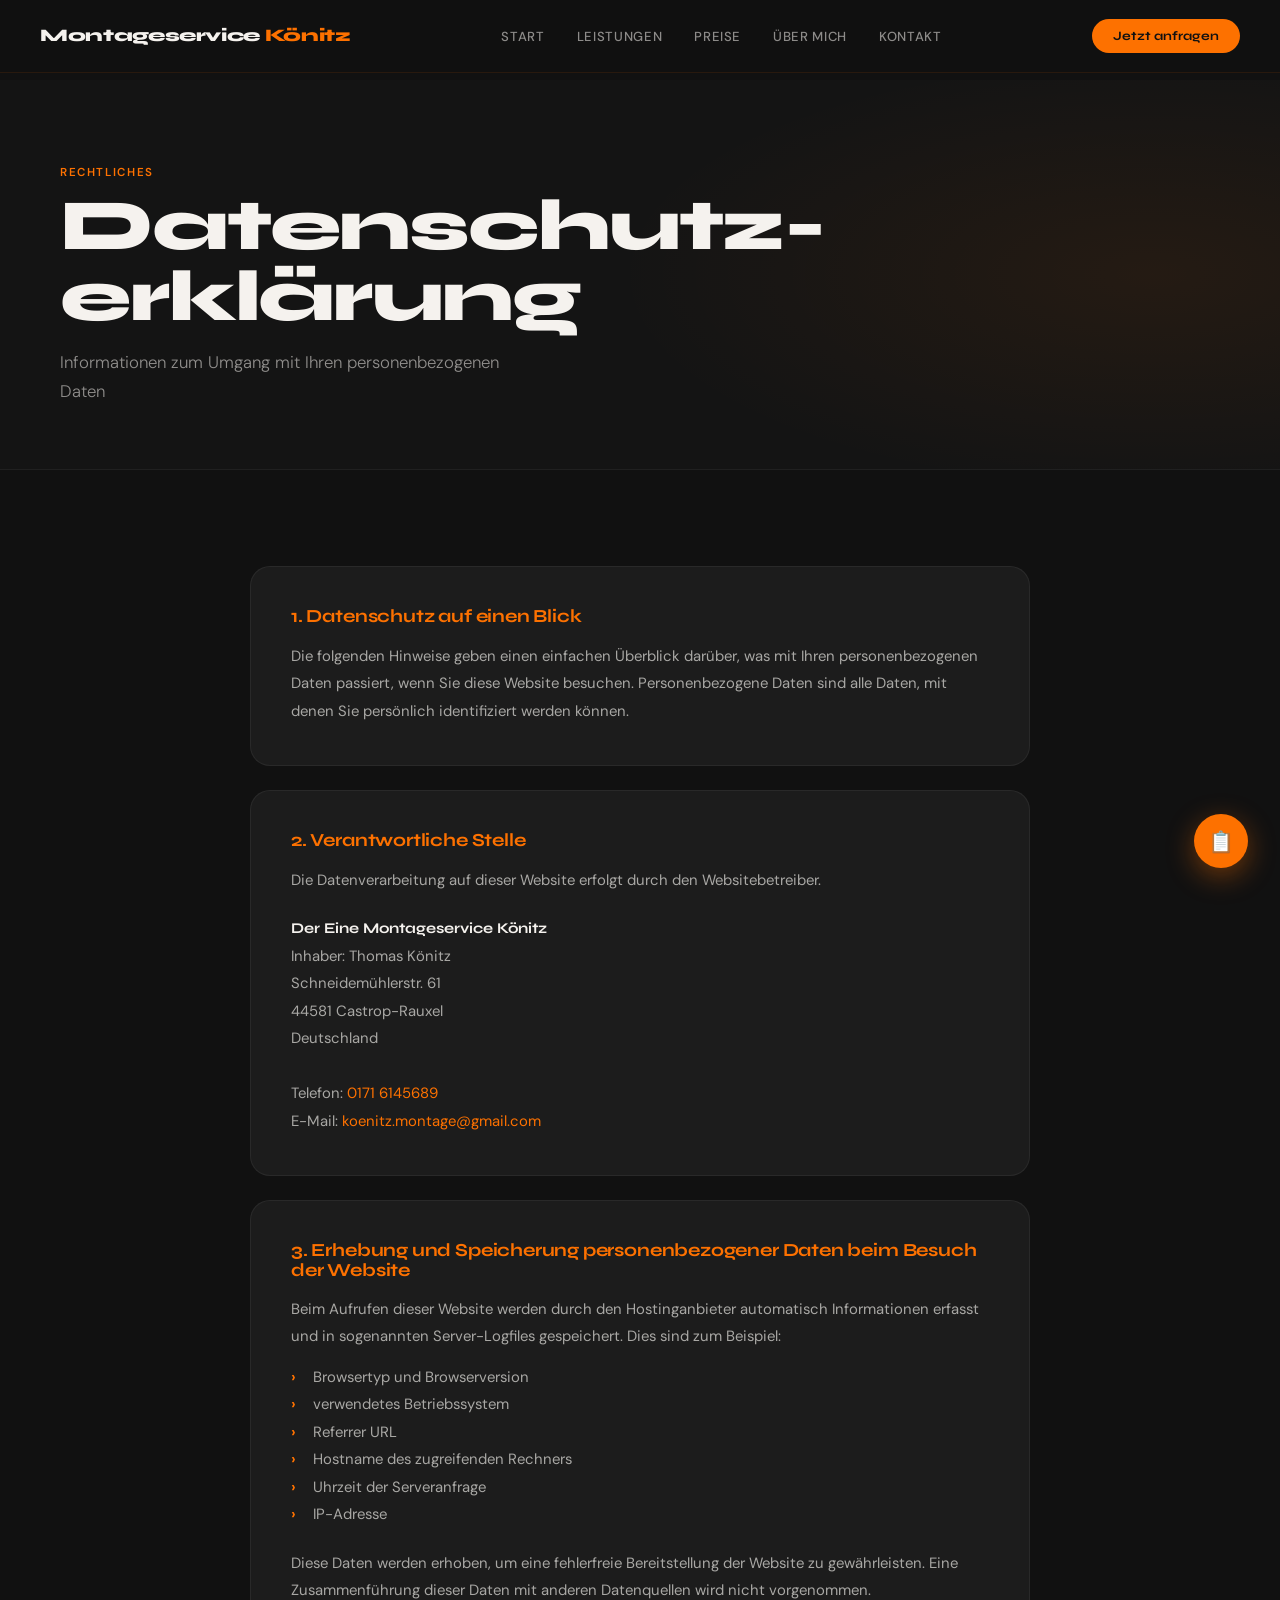
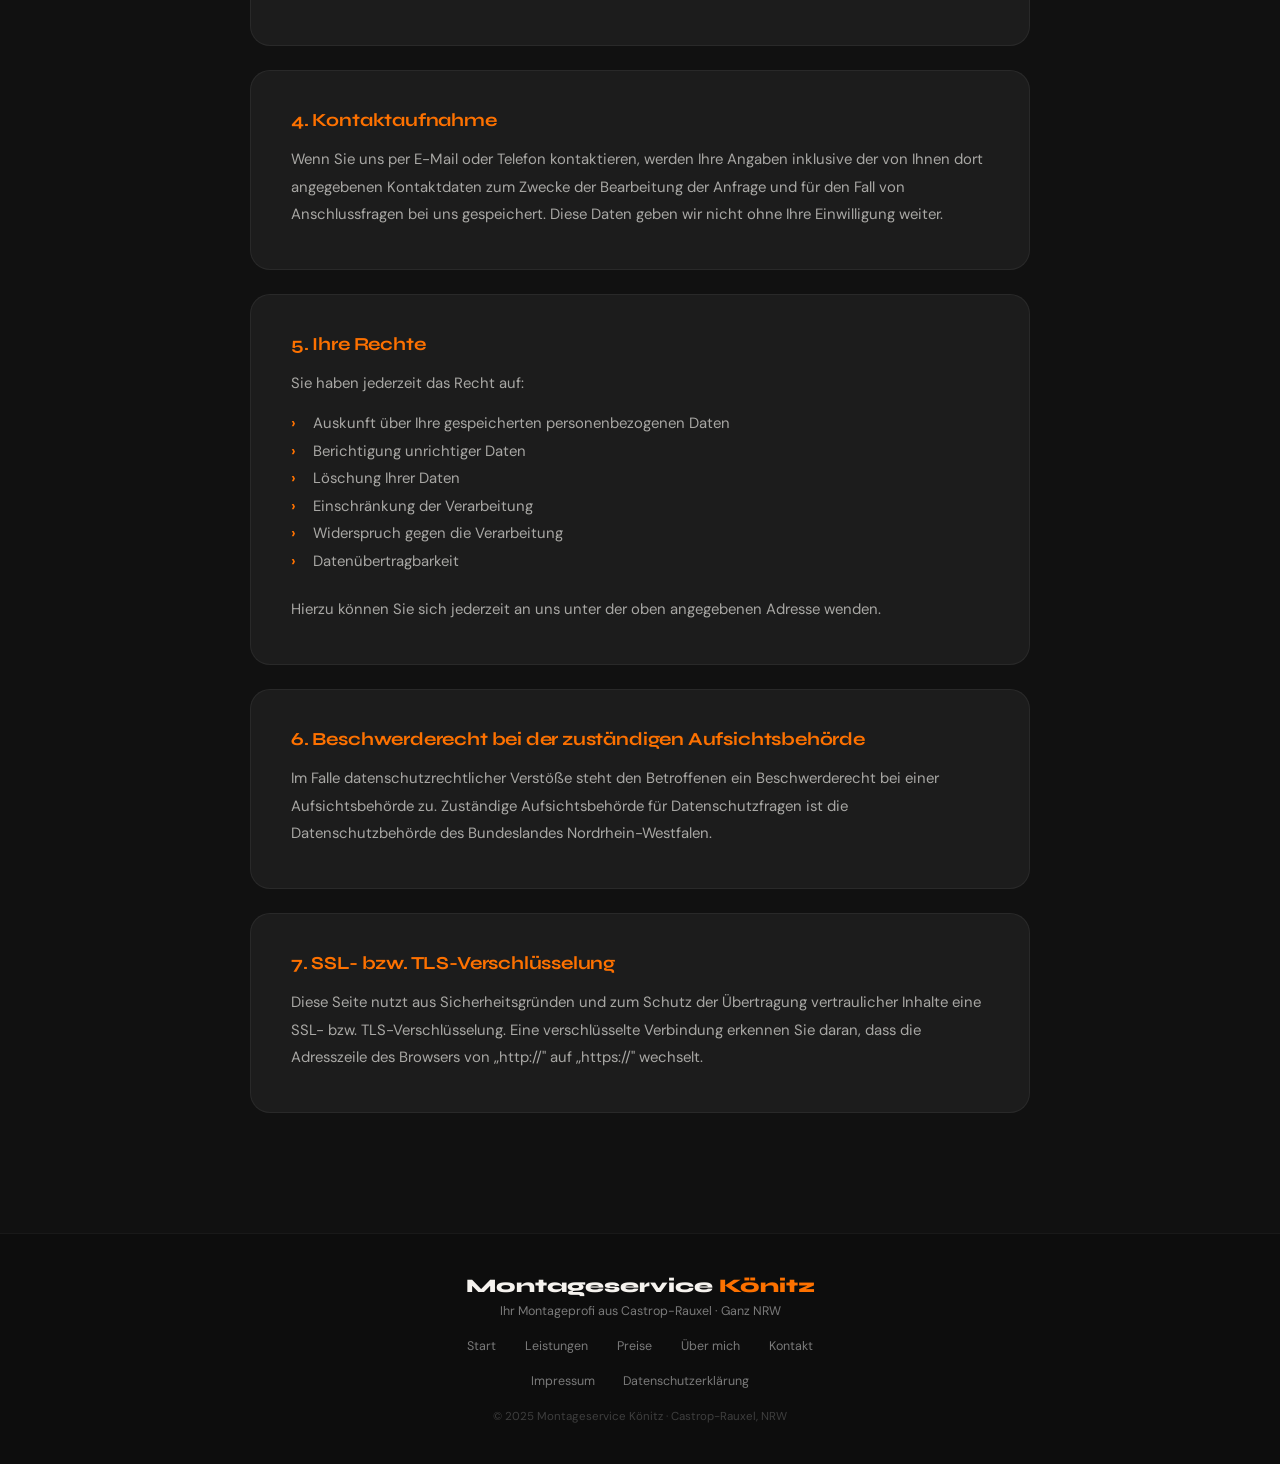
<file: datenschutz.html>
<!DOCTYPE html>
<html lang="de">
<head>
  <meta charset="UTF-8"/>
  <meta name="viewport" content="width=device-width,initial-scale=1.0"/>
  <title>Datenschutzerklärung – Montageservice Könitz | DSGVO</title>
  <meta name="description" content="Datenschutzerklärung von Montageservice Könitz – Thomas Könitz, Castrop-Rauxel. Informationen zum Umgang mit Ihren personenbezogenen Daten gemäß DSGVO."/>
  <meta name="robots" content="noindex, follow"/>
  <link rel="canonical" href="https://montageservice-koenitz.de/datenschutz.html"/>
  <link rel="stylesheet" href="style.css"/>
  <style>
    .legal-section { background: var(--black); }
    .legal-card {
      background: var(--card);
      border: 1px solid rgba(255,255,255,0.06);
      border-radius: 20px;
      padding: 2.5rem;
      margin-bottom: 1.5rem;
    }
    .legal-card h2 {
      font-family: 'Syne', sans-serif;
      font-size: 1.15rem;
      font-weight: 700;
      color: var(--accent);
      margin-bottom: 1rem;
      letter-spacing: -0.01em;
    }
    .legal-card p,
    .legal-card address {
      font-size: 0.93rem;
      color: rgba(245,242,238,0.65);
      line-height: 1.85;
      font-style: normal;
    }
    .legal-card a {
      color: var(--accent);
      text-decoration: none;
    }
    .legal-card a:hover { text-decoration: underline; }
    .legal-card ul {
      list-style: none;
      padding: 0;
      margin-top: 0.8rem;
    }
    .legal-card ul li {
      font-size: 0.93rem;
      color: rgba(245,242,238,0.65);
      line-height: 1.85;
      padding-left: 1.4rem;
      position: relative;
    }
    .legal-card ul li::before {
      content: '›';
      position: absolute;
      left: 0;
      color: var(--accent);
      font-weight: 700;
    }
  </style>
</head>
<body>

<nav id="navbar">
  <a href="index.html" class="nav-logo">Montageservice <span>Könitz</span></a>
  <ul class="nav-links" id="navLinks">
    <li><a href="index.html">Start</a></li>
    <li><a href="leistungen.html">Leistungen</a></li>
    <li><a href="preise.html">Preise</a></li>
    <li><a href="ueber.html">Über mich</a></li>
    <li><a href="kontakt.html">Kontakt</a></li>
  </ul>
  <a href="kontakt.html" class="nav-cta">Jetzt anfragen</a>
  <div class="hamburger" onclick="toggleMenu()"><span></span><span></span><span></span></div>
</nav>

<div class="page">

  <div class="page-hero">
    <div class="page-hero-bg"></div>
    <div class="page-hero-inner">
      <span class="section-tag">Rechtliches</span>
      <h1>Datenschutz&shy;erklärung</h1>
      <p>Informationen zum Umgang mit Ihren personenbezogenen Daten</p>
    </div>
  </div>

  <section class="legal-section">
    <div class="section-inner" style="max-width: 780px;">

      <div class="legal-card reveal">
        <h2>1. Datenschutz auf einen Blick</h2>
        <p>Die folgenden Hinweise geben einen einfachen Überblick darüber, was mit Ihren personenbezogenen Daten passiert, wenn Sie diese Website besuchen. Personenbezogene Daten sind alle Daten, mit denen Sie persönlich identifiziert werden können.</p>
      </div>

      <div class="legal-card reveal">
        <h2>2. Verantwortliche Stelle</h2>
        <p>Die Datenverarbeitung auf dieser Website erfolgt durch den Websitebetreiber.</p>
        <br/>
        <address>
          <strong style="color: var(--white); font-family: 'Syne', sans-serif;">Der Eine Montageservice Könitz</strong><br/>
          Inhaber: Thomas Könitz<br/>
          Schneidemühlerstr. 61<br/>
          44581 Castrop-Rauxel<br/>
          Deutschland<br/>
          <br/>
          Telefon: <a href="tel:01716145689">0171 6145689</a><br/>
          E-Mail: <a href="mailto:koenitz.montage@gmail.com">koenitz.montage@gmail.com</a>
        </address>
      </div>

      <div class="legal-card reveal">
        <h2>3. Erhebung und Speicherung personenbezogener Daten beim Besuch der Website</h2>
        <p>Beim Aufrufen dieser Website werden durch den Hostinganbieter automatisch Informationen erfasst und in sogenannten Server-Logfiles gespeichert. Dies sind zum Beispiel:</p>
        <ul>
          <li>Browsertyp und Browserversion</li>
          <li>verwendetes Betriebssystem</li>
          <li>Referrer URL</li>
          <li>Hostname des zugreifenden Rechners</li>
          <li>Uhrzeit der Serveranfrage</li>
          <li>IP-Adresse</li>
        </ul>
        <br/>
        <p>Diese Daten werden erhoben, um eine fehlerfreie Bereitstellung der Website zu gewährleisten. Eine Zusammenführung dieser Daten mit anderen Datenquellen wird nicht vorgenommen.</p>
      </div>

      <div class="legal-card reveal">
        <h2>4. Kontaktaufnahme</h2>
        <p>Wenn Sie uns per E-Mail oder Telefon kontaktieren, werden Ihre Angaben inklusive der von Ihnen dort angegebenen Kontaktdaten zum Zwecke der Bearbeitung der Anfrage und für den Fall von Anschlussfragen bei uns gespeichert. Diese Daten geben wir nicht ohne Ihre Einwilligung weiter.</p>
      </div>

      <div class="legal-card reveal">
        <h2>5. Ihre Rechte</h2>
        <p>Sie haben jederzeit das Recht auf:</p>
        <ul>
          <li>Auskunft über Ihre gespeicherten personenbezogenen Daten</li>
          <li>Berichtigung unrichtiger Daten</li>
          <li>Löschung Ihrer Daten</li>
          <li>Einschränkung der Verarbeitung</li>
          <li>Widerspruch gegen die Verarbeitung</li>
          <li>Datenübertragbarkeit</li>
        </ul>
        <br/>
        <p>Hierzu können Sie sich jederzeit an uns unter der oben angegebenen Adresse wenden.</p>
      </div>

      <div class="legal-card reveal">
        <h2>6. Beschwerderecht bei der zuständigen Aufsichtsbehörde</h2>
        <p>Im Falle datenschutzrechtlicher Verstöße steht den Betroffenen ein Beschwerderecht bei einer Aufsichtsbehörde zu. Zuständige Aufsichtsbehörde für Datenschutzfragen ist die Datenschutzbehörde des Bundeslandes Nordrhein-Westfalen.</p>
      </div>

      <div class="legal-card reveal">
        <h2>7. SSL- bzw. TLS-Verschlüsselung</h2>
        <p>Diese Seite nutzt aus Sicherheitsgründen und zum Schutz der Übertragung vertraulicher Inhalte eine SSL- bzw. TLS-Verschlüsselung. Eine verschlüsselte Verbindung erkennen Sie daran, dass die Adresszeile des Browsers von „http://" auf „https://" wechselt.</p>
      </div>

    </div>
  </section>

</div>

<footer>
  <div class="footer-inner">
    <div class="footer-logo">Montageservice <span>Könitz</span></div>
    <div class="footer-sub">Ihr Montageprofi aus Castrop-Rauxel · Ganz NRW</div>
    <div class="footer-links">
      <a href="index.html">Start</a>
      <a href="leistungen.html">Leistungen</a>
      <a href="preise.html">Preise</a>
      <a href="ueber.html">Über mich</a>
      <a href="kontakt.html">Kontakt</a>
    </div>
    <div class="footer-links" style="margin-top: 0.5rem;">
      <a href="impressum.html">Impressum</a>
      <a href="datenschutz.html">Datenschutzerklärung</a>
    </div>
    <div class="footer-copy">© 2025 Montageservice Könitz · Castrop-Rauxel, NRW</div>
  </div>
</footer>

<a href="kontakt.html" class="fab" title="Anfragen">📋</a>
<script src="main.js"></script>
</body>
</html>
</file>
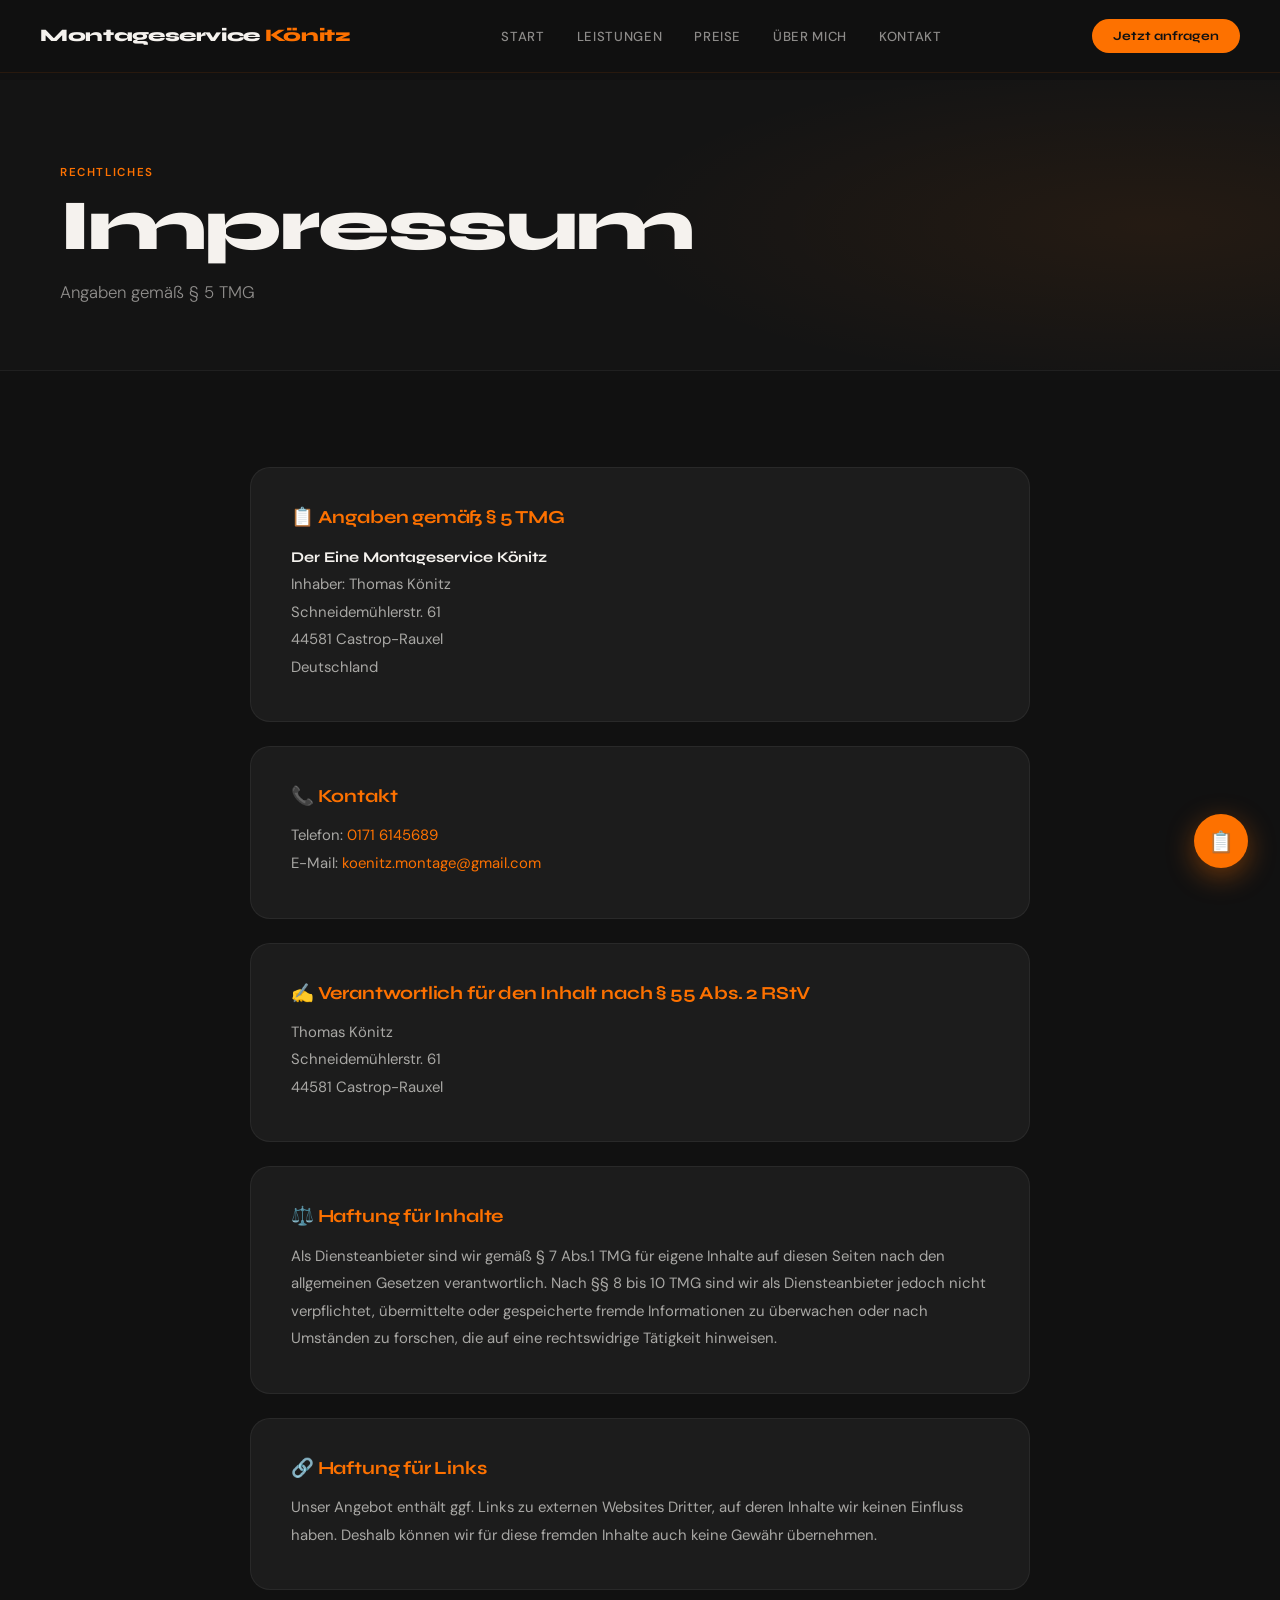
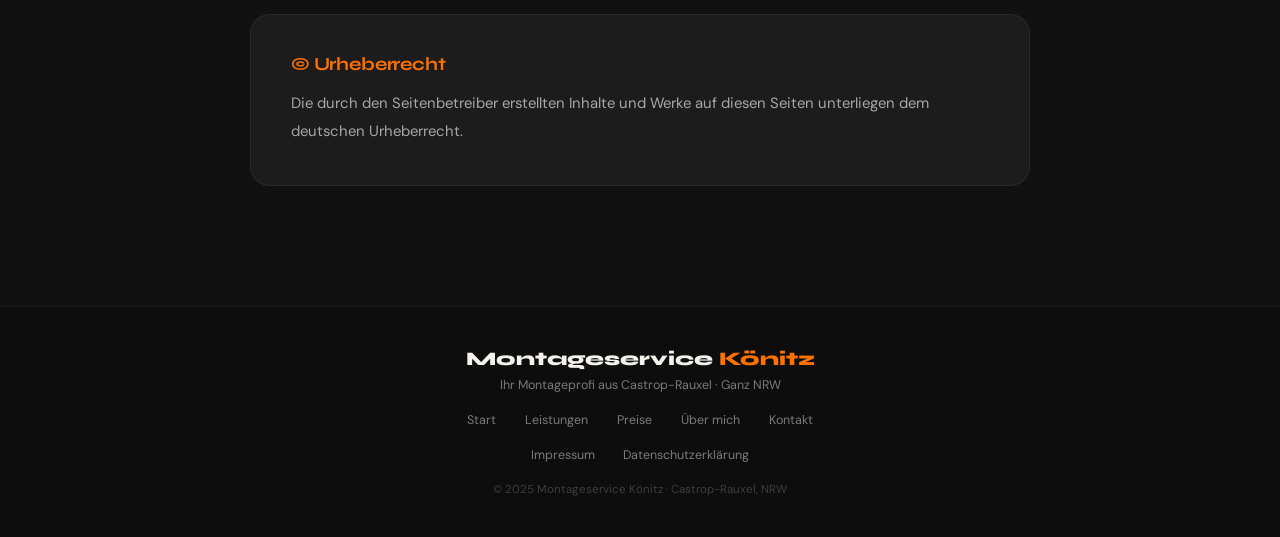
<file: impressum.html>
<!DOCTYPE html>
<html lang="de">
<head>
  <meta charset="UTF-8"/>
  <meta name="viewport" content="width=device-width,initial-scale=1.0"/>
  <title>Impressum – Montageservice Könitz | Angaben gemäß § 5 TMG</title>
  <meta name="description" content="Impressum von Montageservice Könitz – Thomas Könitz, Schneidemühlerstr. 61, 44581 Castrop-Rauxel. Angaben gemäß § 5 TMG."/>
  <meta name="robots" content="noindex, follow"/>
  <link rel="canonical" href="https://montageservice-koenitz.de/impressum.html"/>
  <link rel="stylesheet" href="style.css"/>
  <style>
    .legal-section { background: var(--black); }
    .legal-card {
      background: var(--card);
      border: 1px solid rgba(255,255,255,0.06);
      border-radius: 20px;
      padding: 2.5rem;
      margin-bottom: 1.5rem;
    }
    .legal-card h2 {
      font-family: 'Syne', sans-serif;
      font-size: 1.15rem;
      font-weight: 700;
      color: var(--accent);
      margin-bottom: 1rem;
      letter-spacing: -0.01em;
    }
    .legal-card p,
    .legal-card address {
      font-size: 0.93rem;
      color: rgba(245,242,238,0.65);
      line-height: 1.85;
      font-style: normal;
    }
    .legal-card a {
      color: var(--accent);
      text-decoration: none;
    }
    .legal-card a:hover { text-decoration: underline; }
    .legal-card .steuernummer {
      font-family: 'Syne', sans-serif;
      font-size: 1rem;
      font-weight: 700;
      color: var(--white);
      letter-spacing: 0.05em;
    }
  </style>
</head>
<body>

<nav id="navbar">
  <a href="index.html" class="nav-logo">Montageservice <span>Könitz</span></a>
  <ul class="nav-links" id="navLinks">
    <li><a href="index.html">Start</a></li>
    <li><a href="leistungen.html">Leistungen</a></li>
    <li><a href="preise.html">Preise</a></li>
    <li><a href="ueber.html">Über mich</a></li>
    <li><a href="kontakt.html">Kontakt</a></li>
  </ul>
  <a href="kontakt.html" class="nav-cta">Jetzt anfragen</a>
  <div class="hamburger" onclick="toggleMenu()"><span></span><span></span><span></span></div>
</nav>

<div class="page">

  <div class="page-hero">
    <div class="page-hero-bg"></div>
    <div class="page-hero-inner">
      <span class="section-tag">Rechtliches</span>
      <h1>Impressum</h1>
      <p>Angaben gemäß § 5 TMG</p>
    </div>
  </div>

  <section class="legal-section">
    <div class="section-inner" style="max-width: 780px;">

      <div class="legal-card reveal">
        <h2>📋 Angaben gemäß § 5 TMG</h2>
        <address>
          <strong style="color: var(--white); font-family: 'Syne', sans-serif;">Der Eine Montageservice Könitz</strong><br/>
          Inhaber: Thomas Könitz<br/>
          Schneidemühlerstr. 61<br/>
          44581 Castrop-Rauxel<br/>
          Deutschland
        </address>
      </div>

      <div class="legal-card reveal">
        <h2>📞 Kontakt</h2>
        <p>
          Telefon: <a href="tel:01716145689">0171 6145689</a><br/>
          E-Mail: <a href="mailto:koenitz.montage@gmail.com">koenitz.montage@gmail.com</a>
        </p>
      </div>

      <div class="legal-card reveal">
        <h2>✍️ Verantwortlich für den Inhalt nach § 55 Abs. 2 RStV</h2>
        <address>
          Thomas Könitz<br/>
          Schneidemühlerstr. 61<br/>
          44581 Castrop-Rauxel
        </address>
      </div>

      <div class="legal-card reveal">
        <h2>⚖️ Haftung für Inhalte</h2>
        <p>Als Diensteanbieter sind wir gemäß § 7 Abs.1 TMG für eigene Inhalte auf diesen Seiten nach den allgemeinen Gesetzen verantwortlich. Nach §§ 8 bis 10 TMG sind wir als Diensteanbieter jedoch nicht verpflichtet, übermittelte oder gespeicherte fremde Informationen zu überwachen oder nach Umständen zu forschen, die auf eine rechtswidrige Tätigkeit hinweisen.</p>
      </div>

      <div class="legal-card reveal">
        <h2>🔗 Haftung für Links</h2>
        <p>Unser Angebot enthält ggf. Links zu externen Websites Dritter, auf deren Inhalte wir keinen Einfluss haben. Deshalb können wir für diese fremden Inhalte auch keine Gewähr übernehmen.</p>
      </div>

      <div class="legal-card reveal">
        <h2>©️ Urheberrecht</h2>
        <p>Die durch den Seitenbetreiber erstellten Inhalte und Werke auf diesen Seiten unterliegen dem deutschen Urheberrecht.</p>
      </div>

    </div>
  </section>

</div>

<footer>
  <div class="footer-inner">
    <div class="footer-logo">Montageservice <span>Könitz</span></div>
    <div class="footer-sub">Ihr Montageprofi aus Castrop-Rauxel · Ganz NRW</div>
    <div class="footer-links">
      <a href="index.html">Start</a>
      <a href="leistungen.html">Leistungen</a>
      <a href="preise.html">Preise</a>
      <a href="ueber.html">Über mich</a>
      <a href="kontakt.html">Kontakt</a>
    </div>
    <div class="footer-links" style="margin-top: 0.5rem;">
      <a href="impressum.html">Impressum</a>
      <a href="datenschutz.html">Datenschutzerklärung</a>
    </div>
    <div class="footer-copy">© 2025 Montageservice Könitz · Castrop-Rauxel, NRW</div>
  </div>
</footer>

<a href="kontakt.html" class="fab" title="Anfragen">📋</a>
<script src="main.js"></script>
</body>
</html>
</file>
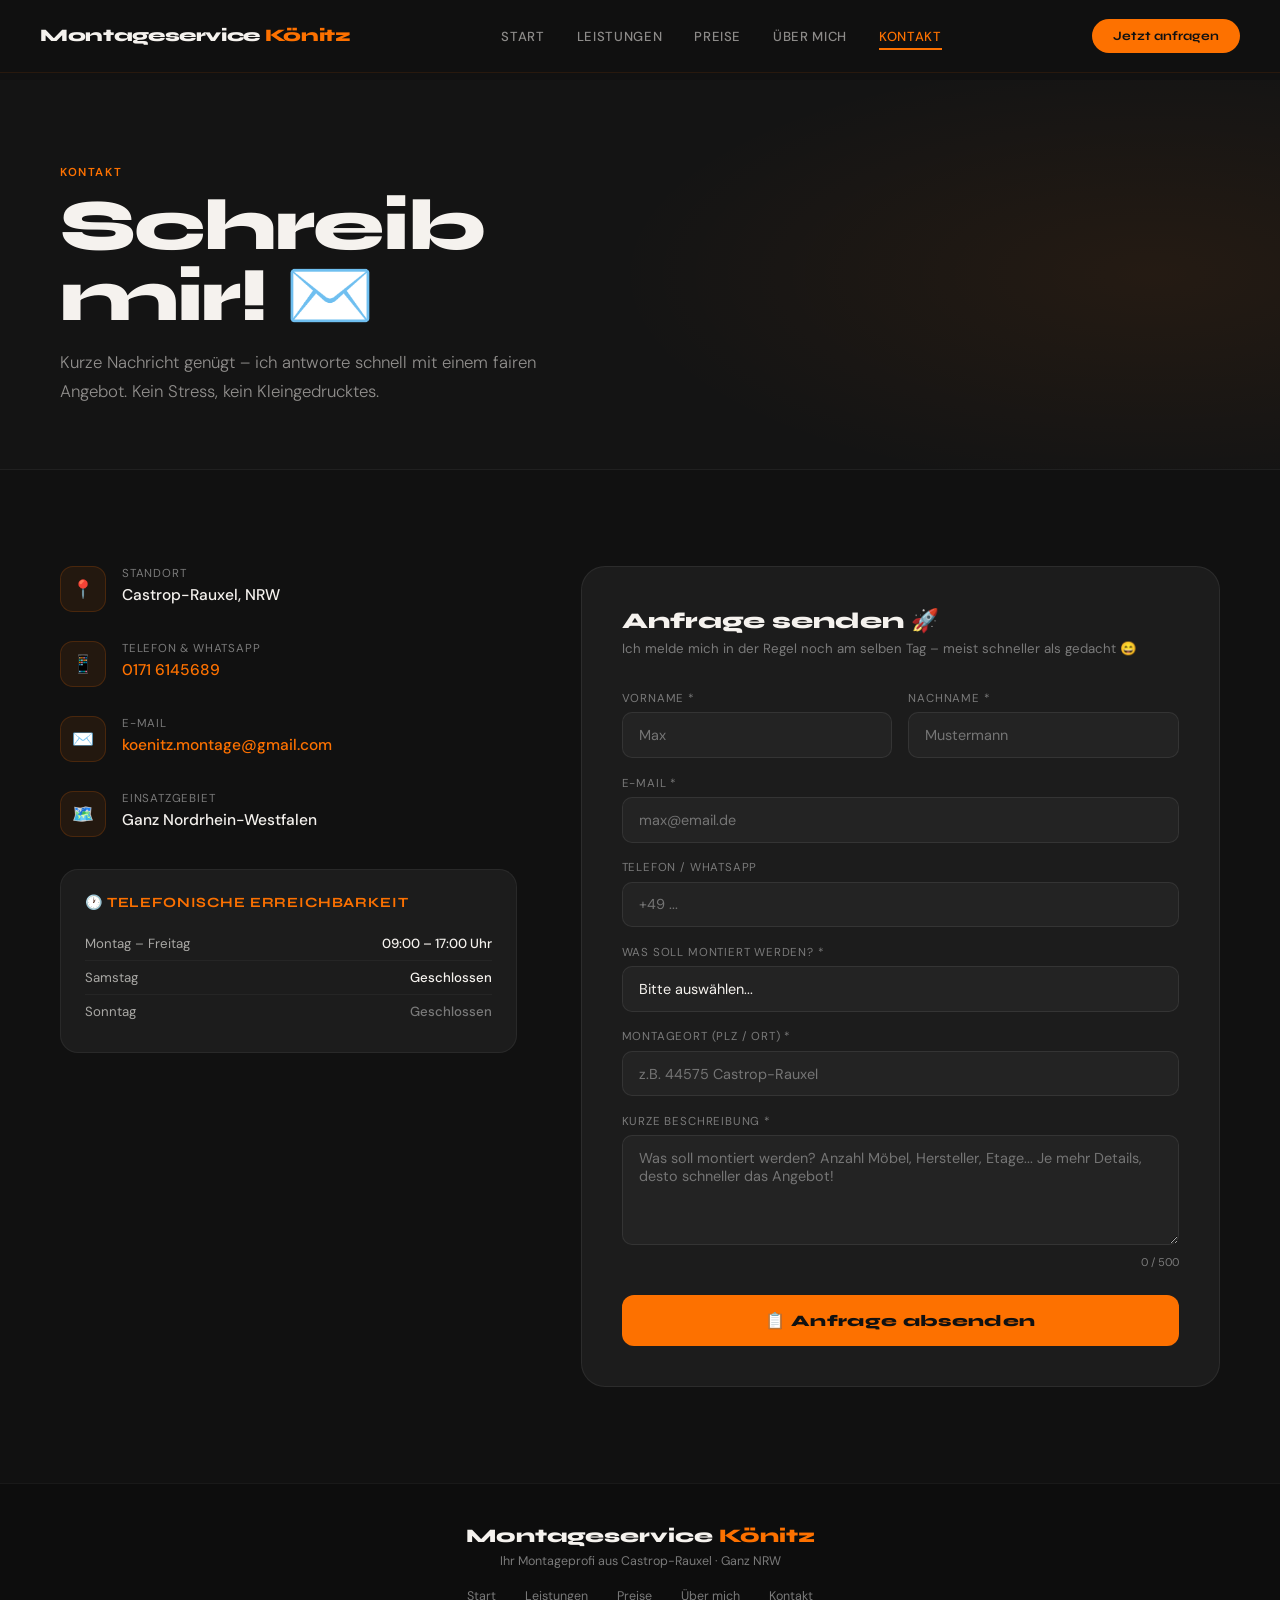
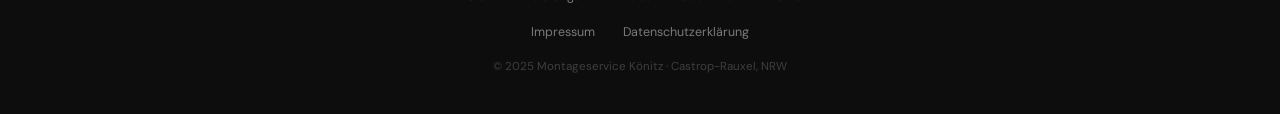
<file: kontakt.html>
<!DOCTYPE html>
<html lang="de">
<head>
  <meta charset="UTF-8"/>
  <meta name="viewport" content="width=device-width,initial-scale=1.0"/>
  <title>Kontakt – Montageservice Könitz NRW | Jetzt Anfrage senden</title>
  <meta name="description" content="Kontaktieren die Montageservice Könitz aus Castrop-Rauxel. Kostenlose Anfrage für Möbelmontage, Küchenmontage und mehr in ganz NRW. Schnelle Antwort – meist noch am selben Tag!"/>
  <meta name="keywords" content="Montageservice Kontakt NRW, Möbelmontage anfragen, Küchenmontage Angebot, Handwerker anfragen NRW, Monteur Castrop-Rauxel"/>
  <meta name="robots" content="index, follow"/>
  <meta name="author" content="Thomas Könitz"/>
  <link rel="canonical" href="https://montageservice-koenitz.de/kontakt.html"/>

  <!-- Open Graph -->
  <meta property="og:type" content="website"/>
  <meta property="og:title" content="Kontakt – Montageservice Könitz NRW | Jetzt Anfrage senden"/>
  <meta property="og:description" content="Kostenlose Anfrage für Möbelmontage, Küchenmontage und mehr in NRW. Schnelle Antwort – meist noch am selben Tag!"/>
  <meta property="og:url" content="https://montageservice-koenitz.de/kontakt.html"/>
  <meta property="og:image" content="https://montageservice-koenitz.de/fotos/hf_20260222_202534_9ca16151-b838-4e2a-9e59-c90dde139d6c.png"/>
  <meta property="og:image:alt" content="Montageservice Könitz – Kontakt NRW"/>
  <meta property="og:locale" content="de_DE"/>
  <meta property="og:site_name" content="Montageservice Könitz"/>

  <!-- Twitter Card -->
  <meta name="twitter:card" content="summary_large_image"/>
  <meta name="twitter:title" content="Kontakt – Montageservice Könitz NRW"/>
  <meta name="twitter:description" content="Kostenlose Anfrage für Möbelmontage und Küchenmontage in NRW. Schnelle Antwort garantiert!"/>
  <meta name="twitter:image" content="https://montageservice-koenitz.de/fotos/hf_20260222_202534_9ca16151-b838-4e2a-9e59-c90dde139d6c.png"/>

  <link rel="stylesheet" href="style.css"/>
  <style>
    .kontakt-layout {
      display: grid; grid-template-columns: 1fr 1.4fr; gap: 4rem; align-items: start;
    }

    /* info side */
    .k-item {
      display: flex; align-items: flex-start; gap: 1rem; margin-bottom: 1.8rem;
    }
    .k-icon {
      width: 46px; height: 46px; background: rgba(253,113,0,0.08);
      border: 1px solid rgba(253,113,0,0.18); border-radius: 13px;
      display: flex; align-items: center; justify-content: center;
      font-size: 1.1rem; flex-shrink: 0;
    }
    .k-label { font-size: 0.72rem; color: var(--gray); text-transform: uppercase; letter-spacing: 0.07em; margin-bottom: 0.25rem; }
    .k-value { font-size: 0.97rem; color: var(--white); font-weight: 500; }
    .k-value a { color: var(--accent); text-decoration: none; }
    .k-value a:hover { text-decoration: underline; }

    .available-box {
      background: var(--card); border: 1px solid rgba(255,255,255,0.06);
      border-radius: 18px; padding: 1.5rem; margin-top: 2rem;
    }
    .avail-title { font-family: 'Syne', sans-serif; font-weight: 700; font-size: 0.88rem; color: var(--accent); margin-bottom: 1rem; text-transform: uppercase; letter-spacing: 0.06em; }
    .avail-row { display: flex; justify-content: space-between; align-items: center; padding: 0.5rem 0; border-bottom: 1px solid rgba(255,255,255,0.04); font-size: 0.83rem; }
    .avail-row:last-child { border-bottom: none; }
    .avail-day { color: rgba(245,242,238,0.65); }
    .avail-time { color: var(--white); font-weight: 500; }
    .avail-time.closed { color: var(--gray); }

    /* form */
    .form-box {
      background: var(--card); border: 1px solid rgba(255,255,255,0.07);
      border-radius: 24px; padding: 2.5rem;
    }
    .form-title { font-family: 'Syne', sans-serif; font-size: 1.4rem; font-weight: 800; margin-bottom: 0.3rem; }
    .form-sub { font-size: 0.83rem; color: var(--gray); margin-bottom: 2rem; line-height: 1.5; }
    .form-row { display: grid; grid-template-columns: 1fr 1fr; gap: 1rem; }
    .form-group { margin-bottom: 1.1rem; }
    label { font-size: 0.72rem; color: var(--gray); text-transform: uppercase; letter-spacing: 0.07em; display: block; margin-bottom: 0.4rem; }
    input, textarea, select {
      width: 100%; background: rgba(255,255,255,0.03);
      border: 1px solid rgba(255,255,255,0.08); border-radius: 10px;
      padding: 0.8rem 1rem; color: var(--white);
      font-family: 'DM Sans', sans-serif; font-size: 0.9rem;
      outline: none; transition: border-color 0.2s; appearance: none;
    }
    input:focus, textarea:focus, select:focus { border-color: rgba(253,113,0,0.45); background: rgba(255,255,255,0.05); }
    textarea { resize: vertical; min-height: 110px; }
    select option { background: #1c1c1c; }

    .char-count { font-size: 0.7rem; color: var(--gray); text-align: right; margin-top: 0.3rem; }

    .submit-btn {
      width: 100%; background: var(--accent); color: var(--black);
      border: none; padding: 1rem; border-radius: 12px;
      font-family: 'Syne', sans-serif; font-weight: 800; font-size: 1rem;
      cursor: pointer; transition: all 0.2s; margin-top: 0.5rem;
      letter-spacing: 0.02em;
    }
    .submit-btn:hover { background: var(--accent2); transform: translateY(-2px); box-shadow: 0 8px 28px rgba(253,113,0,0.35); }

    /* success */
    .form-success {
      display: none; text-align: center; padding: 3rem 2rem;
    }
    .success-icon { font-size: 3.5rem; margin-bottom: 1rem; animation: float 2s ease-in-out infinite; display: block; }
    .form-success h3 { font-family: 'Syne', sans-serif; font-size: 1.4rem; font-weight: 800; color: var(--accent); margin-bottom: 0.5rem; }
    .form-success p { font-size: 0.88rem; color: var(--gray); line-height: 1.7; }

    @media(max-width:900px){
      .kontakt-layout { grid-template-columns: 1fr; gap: 3rem; }
      .form-row { grid-template-columns: 1fr; }
    }
  </style>
</head>
<body>

<nav id="navbar">
  <a href="index.html" class="nav-logo">Montageservice <span>Könitz</span></a>
  <ul class="nav-links" id="navLinks">
    <li><a href="index.html">Start</a></li>
    <li><a href="leistungen.html">Leistungen</a></li>
    <li><a href="preise.html">Preise</a></li>
    <li><a href="ueber.html">Über mich</a></li>
    <li><a href="kontakt.html">Kontakt</a></li>
  </ul>
  <a href="kontakt.html" class="nav-cta">Jetzt anfragen</a>
  <div class="hamburger" onclick="toggleMenu()"><span></span><span></span><span></span></div>
</nav>

<div class="page">

  <div class="page-hero">
    <div class="page-hero-bg"></div>
    <div class="page-hero-inner">
      <span class="section-tag">Kontakt</span>
      <h1>Schreib<br>mir! ✉️</h1>
      <p>Kurze Nachricht genügt – ich antworte schnell mit einem fairen Angebot. Kein Stress, kein Kleingedrucktes.</p>
    </div>
  </div>

  <section>
    <div class="section-inner">
      <div class="kontakt-layout">

        <div class="reveal">
          <div class="k-item">
            <div class="k-icon">📍</div>
            <div>
              <div class="k-label">Standort</div>
              <div class="k-value">Castrop-Rauxel, NRW</div>
            </div>
          </div>
          <div class="k-item">
            <div class="k-icon">📱</div>
            <div>
              <div class="k-label">Telefon &amp; WhatsApp</div>
              <div class="k-value"><a href="tel:+491716145689">0171 6145689</a></div>
            </div>
          </div>
          <div class="k-item">
            <div class="k-icon">✉️</div>
            <div>
              <div class="k-label">E-Mail</div>
              <div class="k-value"><a href="mailto:koenitz.montage@gmail.com">koenitz.montage@gmail.com</a></div>
            </div>
          </div>
          <div class="k-item">
            <div class="k-icon">🗺️</div>
            <div>
              <div class="k-label">Einsatzgebiet</div>
              <div class="k-value">Ganz Nordrhein-Westfalen</div>
            </div>
          </div>

          <div class="available-box">
            <div class="avail-title">🕐 Telefonische Erreichbarkeit</div>
            <div class="avail-row"><span class="avail-day">Montag – Freitag</span><span class="avail-time">09:00 – 17:00 Uhr</span></div>
            <div class="avail-row"><span class="avail-day">Samstag</span><span class="avail-time">Geschlossen</span></div>
            <div class="avail-row"><span class="avail-day">Sonntag</span><span class="avail-time closed">Geschlossen</span></div>
          </div>
        </div>

        <div class="form-box reveal">
          <div id="formContent">
            <div class="form-title">Anfrage senden 🚀</div>
            <div class="form-sub">Ich melde mich in der Regel noch am selben Tag – meist schneller als gedacht 😄</div>

            <form id="kontaktForm" action="https://formspree.io/f/xyknzkne" method="POST">
              <div class="form-row">
                <div class="form-group">
                  <label for="fname">Vorname *</label>
                  <input type="text" id="fname" name="vorname" placeholder="Max" required/>
                </div>
                <div class="form-group">
                  <label for="lname">Nachname *</label>
                  <input type="text" id="lname" name="nachname" placeholder="Mustermann" required/>
                </div>
              </div>
              <div class="form-group">
                <label for="email">E-Mail *</label>
                <input type="email" id="email" name="email" placeholder="max@email.de" required/>
              </div>
              <div class="form-group">
                <label for="phone">Telefon / WhatsApp</label>
                <input type="tel" id="phone" name="telefon" placeholder="+49 ..."/>
              </div>
              <div class="form-group">
                <label for="service">Was soll montiert werden? *</label>
                <select id="service" name="leistung" required>
                  <option value="">Bitte auswählen...</option>
                  <option>Möbelmontage (IKEA &amp; Co.)</option>
                  <option>Küchenmontage</option>
                  <option>Badezimmermöbel</option>
                  <option>Büromöbel</option>
                  <option>Objekteinrichtung</option>
                  <option>Extras &amp; Kleinarbeiten</option>
                  <option>Sonstiges</option>
                </select>
              </div>
              <div class="form-group">
                <label for="ort">Montageort (PLZ / Ort) *</label>
                <input type="text" id="ort" name="montageort" placeholder="z.B. 44575 Castrop-Rauxel" required/>
              </div>
              <div class="form-group">
                <label for="message">Kurze Beschreibung *</label>
                <textarea id="message" name="nachricht" maxlength="500" oninput="updateCount(this)" placeholder="Was soll montiert werden? Anzahl Möbel, Hersteller, Etage... Je mehr Details, desto schneller das Angebot!" required></textarea>
                <div class="char-count" id="charCount">0 / 500</div>
              </div>
              <button type="submit" class="submit-btn">📋 Anfrage absenden</button>
            </form>
          </div>
          <div class="form-success" id="formSuccess">
            <span class="success-icon">🎉</span>
            <h3>Super, Anfrage erhalten!</h3>
            <p>Danke! Charlie meldet sich so schnell wie möglich – meist noch heute. Bis gleich! 😄</p>
          </div>
        </div>

      </div>
    </div>
  </section>

</div>

<footer>
  <div class="footer-inner">
    <div class="footer-logo">Montageservice <span>Könitz</span></div>
    <div class="footer-sub">Ihr Montageprofi aus Castrop-Rauxel · Ganz NRW</div>
    <div class="footer-links">
      <a href="index.html">Start</a><a href="leistungen.html">Leistungen</a>
      <a href="preise.html">Preise</a><a href="ueber.html">Über mich</a><a href="kontakt.html">Kontakt</a>
    </div>
    <div class="footer-links" style="margin-top: 0.5rem;">
      <a href="impressum.html">Impressum</a>
      <a href="datenschutz.html">Datenschutzerklärung</a>
    </div>
    <div class="footer-copy">© 2025 Montageservice Könitz · Castrop-Rauxel, NRW</div>
  </div>
</footer>

<script src="main.js"></script>
<script>
// ─── Char counter ───
function updateCount(el) {
  document.getElementById('charCount').textContent = el.value.length + ' / 500';
}

// ─── Formspree AJAX submit ───
document.getElementById('kontaktForm').addEventListener('submit', async function(e) {
  e.preventDefault();
  const btn = this.querySelector('.submit-btn');
  btn.textContent = '⏳ Wird gesendet...';
  btn.disabled = true;

  try {
    const response = await fetch(this.action, {
      method: 'POST',
      body: new FormData(this),
      headers: { 'Accept': 'application/json' }
    });

    if (response.ok) {
      document.getElementById('formContent').style.display = 'none';
      document.getElementById('formSuccess').style.display = 'block';
    } else {
      btn.textContent = '❌ Fehler – bitte erneut versuchen';
      btn.disabled = false;
    }
  } catch (err) {
    btn.textContent = '❌ Fehler – bitte erneut versuchen';
    btn.disabled = false;
  }
});
</script>
</body>
</html>
</file>
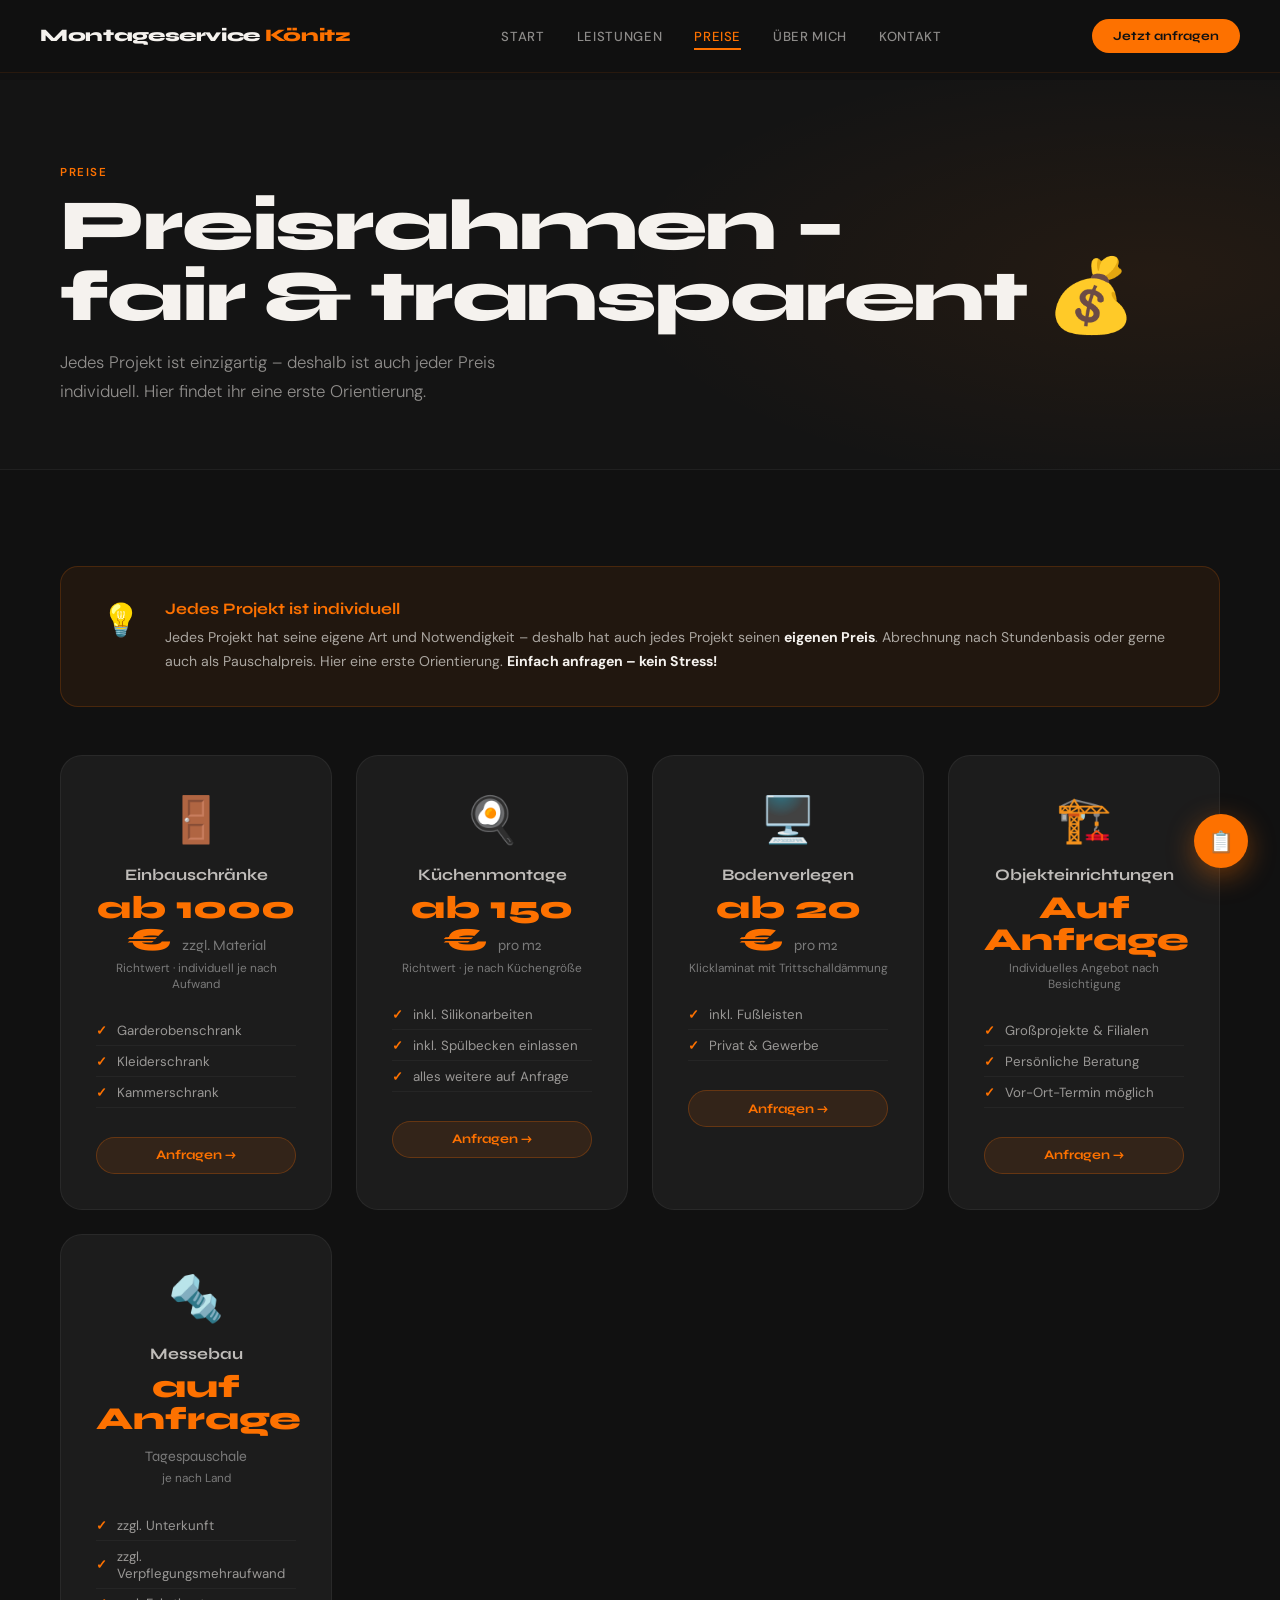
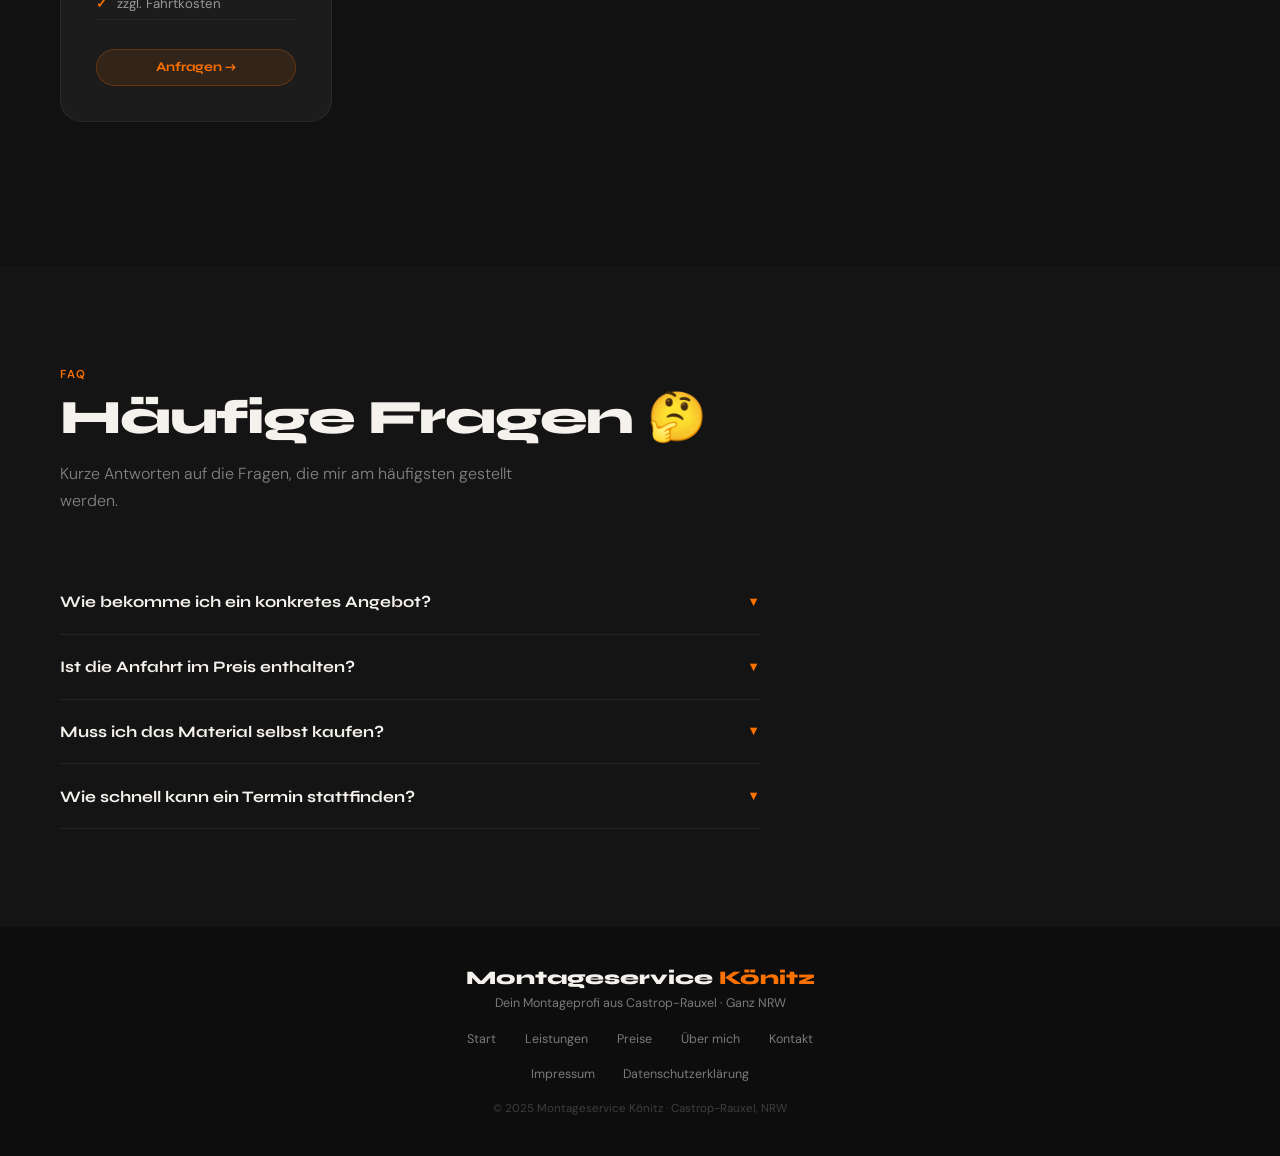
<file: preise.html>
<!DOCTYPE html>
<html lang="de">
<head>
  <meta charset="UTF-8"/>
  <meta name="viewport" content="width=device-width,initial-scale=1.0"/>
  <title>Preise – Montageservice Könitz NRW | Faire Preise ab 30 €</title>
  <meta name="description" content="Faire und transparente Preise für Möbelmontage, Küchenmontage und mehr. Stundensatz ab 70 €/h. Montageservice Könitz aus Castrop-Rauxel – ganz NRW. Kostenlos anfragen!"/>
  <meta name="keywords" content="Montageservice Preise NRW, Möbelmontage Kosten, Küchenmontage Preis, Möbelaufbau Stundensatz, Handwerker Preise NRW, Monteur Kosten NRW"/>
  <meta name="robots" content="index, follow"/>
  <meta name="author" content="Thomas Könitz"/>
  <link rel="canonical" href="https://montageservice-koenitz.de/preise.html"/>

  <!-- Open Graph -->
  <meta property="og:type" content="website"/>
  <meta property="og:title" content="Preise – Montageservice Könitz NRW | Faire Preise ab 30 €"/>
  <meta property="og:description" content="Faire und transparente Preise für Möbelmontage, Küchenmontage und mehr in NRW. Stundensatz ab 70 €/h. Jetzt kostenlos anfragen!"/>
  <meta property="og:url" content="https://montageservice-koenitz.de/preise.html"/>
  <meta property="og:image" content="https://montageservice-koenitz.de/fotos/hf_20260222_202534_9ca16151-b838-4e2a-9e59-c90dde139d6c.png"/>
  <meta property="og:image:alt" content="Montageservice Könitz – Preise NRW"/>
  <meta property="og:locale" content="de_DE"/>
  <meta property="og:site_name" content="Montageservice Könitz"/>

  <!-- Twitter Card -->
  <meta name="twitter:card" content="summary_large_image"/>
  <meta name="twitter:title" content="Preise – Montageservice Könitz NRW"/>
  <meta name="twitter:description" content="Faire Preise für Möbelmontage, Küchenmontage und mehr in NRW. Ab 30 € pro Stück. Jetzt anfragen!"/>
  <meta name="twitter:image" content="https://montageservice-koenitz.de/fotos/hf_20260222_202534_9ca16151-b838-4e2a-9e59-c90dde139d6c.png"/>

  <link rel="stylesheet" href="style.css"/>
  <style>
    .preise-grid {
      display: grid; grid-template-columns: repeat(auto-fit,minmax(260px,1fr));
      gap: 1.5rem; margin-bottom: 3rem;
    }
    .preis-card {
      background: var(--card); border: 1px solid rgba(255,255,255,0.06);
      border-radius: 22px; padding: 2.2rem; text-align: center;
      transition: all 0.3s; position: relative; overflow: hidden;
    }
    .preis-card.featured {
      border-color: var(--accent);
      background: linear-gradient(160deg, rgba(253,113,0,0.08) 0%, var(--card) 60%);
    }
    .preis-card.featured::before {
      content: '⭐ Beliebt';
      position: absolute; top: 0; left: 50%; transform: translateX(-50%);
      background: var(--accent); color: var(--black);
      font-family: 'Syne', sans-serif; font-weight: 700; font-size: 0.7rem;
      padding: 0.3rem 1rem; border-radius: 0 0 10px 10px; letter-spacing: 0.04em;
    }
    .preis-card:hover { transform: translateY(-5px); box-shadow: 0 24px 55px rgba(0,0,0,0.45); }
    .preis-card.featured:hover { box-shadow: 0 24px 55px rgba(253,113,0,0.2); }
    .preis-icon { font-size: 2.8rem; margin-bottom: 1rem; display: block; }
    .preis-name { font-family: 'Syne', sans-serif; font-size: 1rem; font-weight: 700; color: rgba(245,242,238,0.75); margin-bottom: 0.5rem; }
    .preis-range {
      font-family: 'Syne', sans-serif; font-size: 2rem; font-weight: 800;
      color: var(--accent); margin-bottom: 0.2rem; line-height: 1;
    }
    .preis-range small { font-size: 0.9rem; font-weight: 400; color: var(--gray); }
    .preis-note { font-size: 0.74rem; color: var(--gray); margin-bottom: 1.5rem; }
    .preis-list { list-style: none; text-align: left; }
    .preis-list li {
      font-size: 0.83rem; color: rgba(245,242,238,0.58);
      padding: 0.4rem 0; border-bottom: 1px solid rgba(255,255,255,0.04);
      display: flex; align-items: center; gap: 0.6rem;
    }
    .preis-list li::before { content: '✓'; color: var(--accent); font-weight: 700; flex-shrink: 0; }
    .preis-btn {
      display: block; margin-top: 1.8rem;
      background: rgba(253,113,0,0.1); color: var(--accent);
      border: 1px solid rgba(253,113,0,0.25); border-radius: 50px;
      padding: 0.6rem 1.5rem; text-decoration: none;
      font-family: 'Syne', sans-serif; font-weight: 700; font-size: 0.82rem;
      transition: all 0.2s; text-align: center;
    }
    .preis-btn:hover { background: var(--accent); color: var(--black); }
    .preis-card.featured .preis-btn { background: var(--accent); color: var(--black); }
    .preis-card.featured .preis-btn:hover { background: var(--accent2); }

    /* disclaimer box */
    .disclaimer {
      background: rgba(253,113,0,0.07); border: 1px solid rgba(253,113,0,0.18);
      border-radius: 18px; padding: 2rem 2.5rem;
      display: flex; gap: 1.5rem; align-items: flex-start;
      margin-bottom: 3rem;
    }
    .disclaimer-icon { font-size: 2rem; flex-shrink: 0; }
    .disclaimer h3 { font-family: 'Syne', sans-serif; font-weight: 700; font-size: 1rem; color: var(--accent); margin-bottom: 0.5rem; }
    .disclaimer p { font-size: 0.88rem; color: rgba(245,242,238,0.65); line-height: 1.7; }
    .disclaimer p strong { color: var(--white); }

    /* FAQ */
    #faq { background: var(--card2); }
    .faq-list { max-width: 700px; }
    .faq-item {
      border-bottom: 1px solid rgba(255,255,255,0.06);
      padding: 1.4rem 0;
    }
    .faq-q {
      font-family: 'Syne', sans-serif; font-weight: 700; font-size: 1rem;
      cursor: pointer; display: flex; justify-content: space-between; align-items: center;
      user-select: none;
    }
    .faq-q:hover { color: var(--accent); }
    .faq-arrow { transition: transform 0.3s; font-size: 0.8rem; color: var(--accent); }
    .faq-item.open .faq-arrow { transform: rotate(180deg); }
    .faq-a {
      font-size: 0.88rem; color: rgba(245,242,238,0.55); line-height: 1.7;
      max-height: 0; overflow: hidden; transition: max-height 0.35s ease, margin 0.3s;
    }
    .faq-item.open .faq-a { max-height: 200px; margin-top: 0.8rem; }

    @media(max-width:640px){
      .disclaimer { flex-direction: column; gap: 0.8rem; }
    }
  </style>
</head>
<body>

<nav id="navbar">
  <a href="index.html" class="nav-logo">Montageservice <span>Könitz</span></a>
  <ul class="nav-links" id="navLinks">
    <li><a href="index.html">Start</a></li>
    <li><a href="leistungen.html">Leistungen</a></li>
    <li><a href="preise.html">Preise</a></li>
    <li><a href="ueber.html">Über mich</a></li>
    <li><a href="kontakt.html">Kontakt</a></li>
  </ul>
  <a href="kontakt.html" class="nav-cta">Jetzt anfragen</a>
  <div class="hamburger" onclick="toggleMenu()"><span></span><span></span><span></span></div>
</nav>

<div class="page">

  <div class="page-hero">
    <div class="page-hero-bg"></div>
    <div class="page-hero-inner">
      <span class="section-tag">Preise</span>
      <h1>Preisrahmen –<br>fair & transparent 💰</h1>
      <p>Jedes Projekt ist einzigartig – deshalb ist auch jeder Preis individuell. Hier findet ihr eine erste Orientierung.</p>
    </div>
  </div>

  <section>
    <div class="section-inner">

      <div class="disclaimer reveal">
        <div class="disclaimer-icon">💡</div>
        <div>
          <h3>Jedes Projekt ist individuell</h3>
          <p>Jedes Projekt hat seine eigene Art und Notwendigkeit – deshalb hat auch jedes Projekt seinen <strong>eigenen Preis</strong>. Abrechnung nach Stundenbasis oder gerne auch als Pauschalpreis. Hier eine erste Orientierung. <strong>Einfach anfragen – kein Stress!</strong></p>
        </div>
      </div>

      <div class="preise-grid">
        <div class="preis-card reveal">
          <span class="preis-icon">🚪</span>
          <div class="preis-name">Einbauschränke</div>
          <div class="preis-range">ab 1000 € <small>zzgl. Material</small></div>
          <div class="preis-note">Richtwert · individuell je nach Aufwand</div>
          <ul class="preis-list">
            <li>Garderobenschrank</li>
            <li>Kleiderschrank</li>
            <li>Kammerschrank</li>
          </ul>
          <a href="kontakt.html" class="preis-btn">Anfragen →</a>
        </div>

        <div class="preis-card reveal">
          <span class="preis-icon">🍳</span>
          <div class="preis-name">Küchenmontage</div>
          <div class="preis-range">ab 150 € <small> pro m2</small></div>
          <div class="preis-note">Richtwert · je nach Küchengröße</div>
          <ul class="preis-list">
            <li>inkl. Silikonarbeiten</li>
            <li>inkl. Spülbecken einlassen</li>
            <li>alles weitere auf Anfrage</li>
          </ul>
          <a href="kontakt.html" class="preis-btn">Anfragen →</a>
        </div>

        <div class="preis-card reveal">
          <span class="preis-icon">🖥️</span>
          <div class="preis-name">Bodenverlegen</div>
          <div class="preis-range">ab 20 € <small>pro m2</small></div>
          <div class="preis-note">Klicklaminat mit Trittschalldämmung</div>
          <ul class="preis-list">
            <li>inkl. Fußleisten</li>
            <li>Privat & Gewerbe</li>
          </ul>
          <a href="kontakt.html" class="preis-btn">Anfragen →</a>
        </div>

        <div class="preis-card reveal">
          <span class="preis-icon">🏗️</span>
          <div class="preis-name">Objekteinrichtungen</div>
          <div class="preis-range">Auf Anfrage</div>
          <div class="preis-note">Individuelles Angebot nach Besichtigung</div>
          <ul class="preis-list">
            <li>Großprojekte & Filialen</li>
            <li>Persönliche Beratung</li>
            <li>Vor-Ort-Termin möglich</li>
          </ul>
          <a href="kontakt.html" class="preis-btn">Anfragen →</a>
        </div>

        <div class="preis-card reveal">
          <span class="preis-icon">🔩</span>
          <div class="preis-name">Messebau</div>
          <div class="preis-range">auf Anfrage <small>Tagespauschale</small></div>
          <div class="preis-note">je nach Land</div>
          <ul class="preis-list">
            <li>zzgl. Unterkunft</li>
            <li>zzgl. Verpflegungsmehraufwand</li>
            <li>zzgl. Fahrtkosten</li>
          </ul>
          <a href="kontakt.html" class="preis-btn">Anfragen →</a>
        </div>
      </div>
    </div>
  </section>

  <!-- FAQ -->
  <section id="faq">
    <div class="section-inner">
      <div class="reveal">
        <span class="section-tag">FAQ</span>
        <h2>Häufige Fragen 🤔</h2>
        <p class="section-sub">Kurze Antworten auf die Fragen, die mir am häufigsten gestellt werden.</p>
      </div>
      <div class="faq-list reveal">
        <div class="faq-item">
          <div class="faq-q" onclick="toggleFaq(this)">Wie bekomme ich ein konkretes Angebot? <span class="faq-arrow">▼</span></div>
          <div class="faq-a">Einfach das Kontaktformular ausfüllen oder direkt anrufen. Je mehr Details ihr angeben (Anzahl Möbel, Hersteller, Etage), desto schneller kann ich ein genaues Angebot machen.</div>
        </div>
        <div class="faq-item">
          <div class="faq-q" onclick="toggleFaq(this)">Ist die Anfahrt im Preis enthalten? <span class="faq-arrow">▼</span></div>
          <div class="faq-a">Die ersten 20km sind frei. Jeder weitere Kilometer wird mit 0,70 in Rechnung gestellt.</div>
        </div>
        <div class="faq-item">
          <div class="faq-q" onclick="toggleFaq(this)">Muss ich das Material selbst kaufen? <span class="faq-arrow">▼</span></div>
          <div class="faq-a">Ja, das Material (Möbel, Küche, etc.) besorgt ihr selbst. Ich bringe alles mit, was für die Montage gebraucht wird – Werkzeug, Bohrer, Schrauben und gute Laune.</div>
        </div>
        <div class="faq-item">
          <div class="faq-q" onclick="toggleFaq(this)">Wie schnell kann ein Termin stattfinden? <span class="faq-arrow">▼</span></div>
          <div class="faq-a">Das hängt von der aktuellen Auslastung ab – in der Regel finden wir innerhalb weniger Tage einen passenden Termin. Einfach anfragen!</div>
        </div>
      </div>
    </div>
  </section>

</div>

<footer>
  <div class="footer-inner">
    <div class="footer-logo">Montageservice <span>Könitz</span></div>
    <div class="footer-sub">Dein Montageprofi aus Castrop-Rauxel · Ganz NRW</div>
    <div class="footer-links">
      <a href="index.html">Start</a><a href="leistungen.html">Leistungen</a>
      <a href="preise.html">Preise</a><a href="ueber.html">Über mich</a><a href="kontakt.html">Kontakt</a>
    </div>
    <div class="footer-links" style="margin-top: 0.5rem;">
      <a href="impressum.html">Impressum</a>
      <a href="datenschutz.html">Datenschutzerklärung</a>
    </div>
    <div class="footer-copy">© 2025 Montageservice Könitz · Castrop-Rauxel, NRW</div>
  </div>
</footer>

<a href="kontakt.html" class="fab">📋</a>
<script src="main.js"></script>
<script>
function toggleFaq(el) {
  const item = el.parentElement;
  document.querySelectorAll('.faq-item.open').forEach(i => { if (i !== item) i.classList.remove('open'); });
  item.classList.toggle('open');
}
</script>
</body>
</html>
</file>
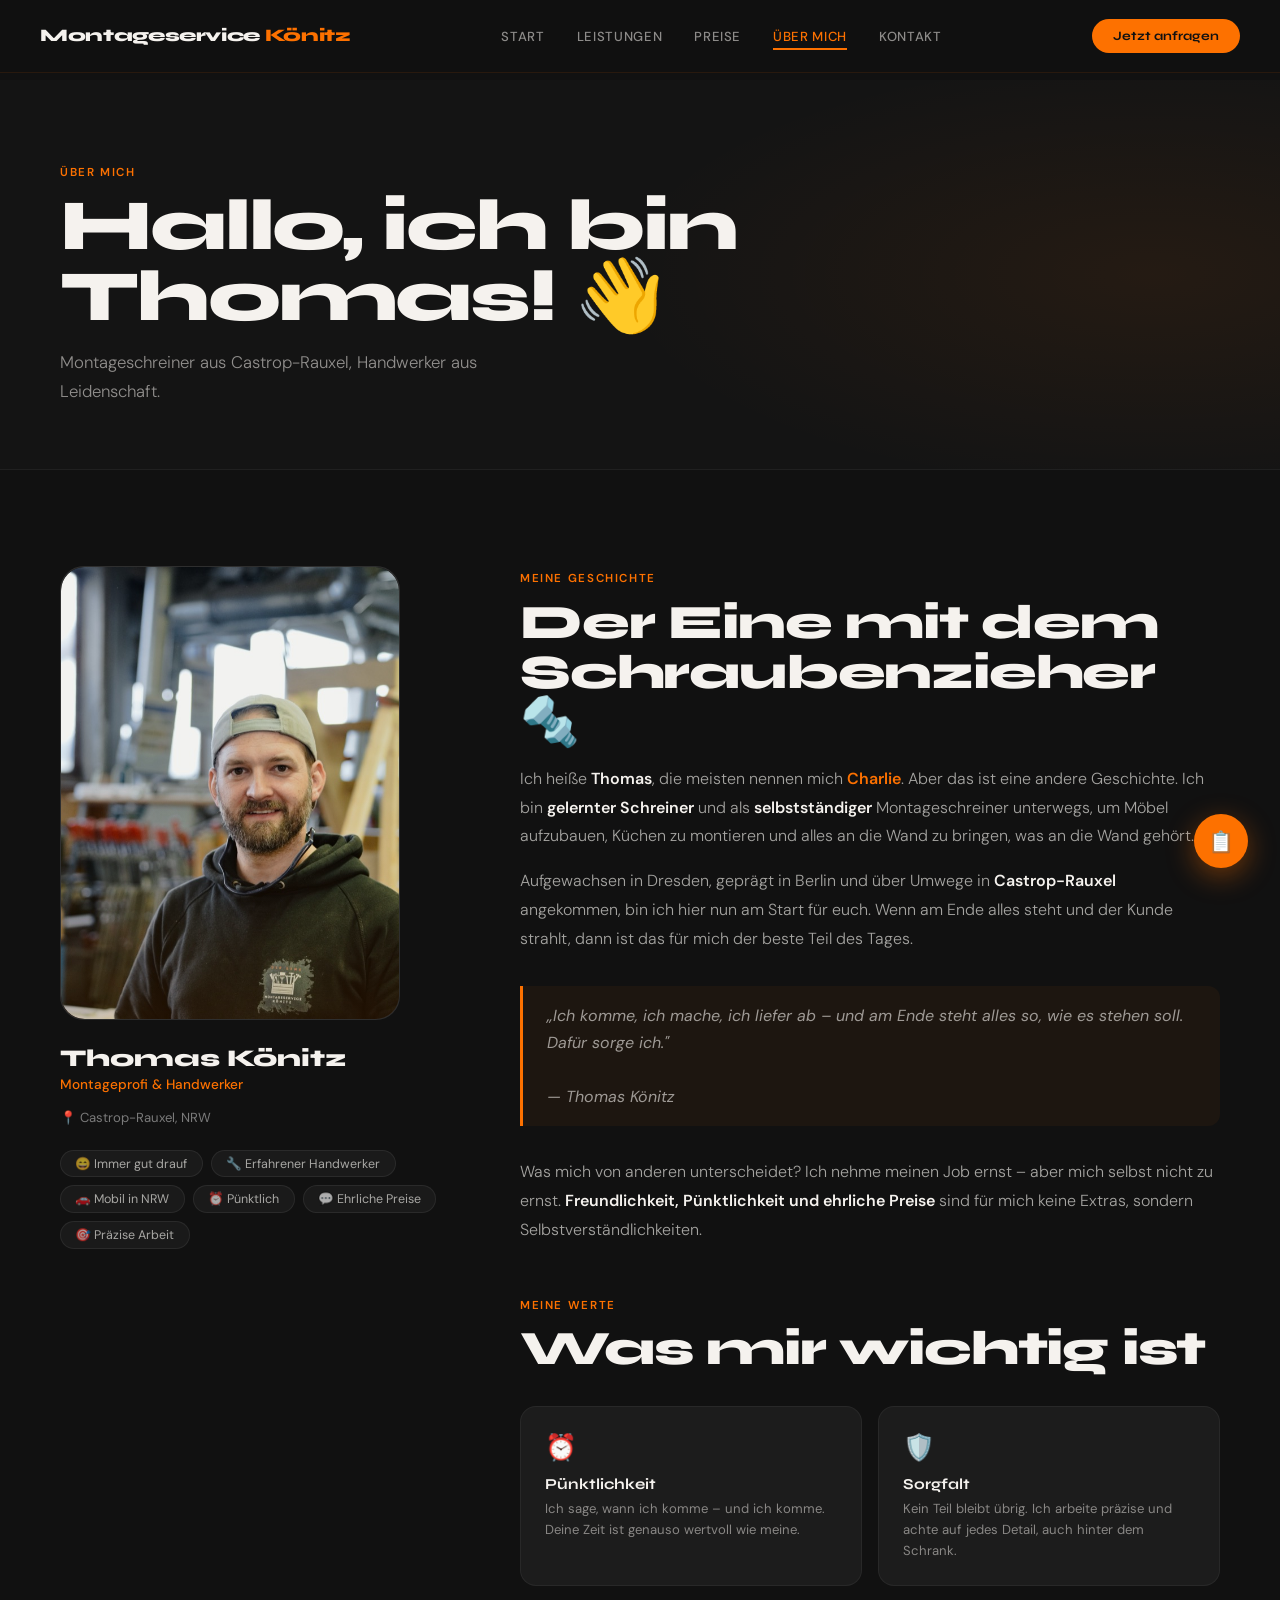
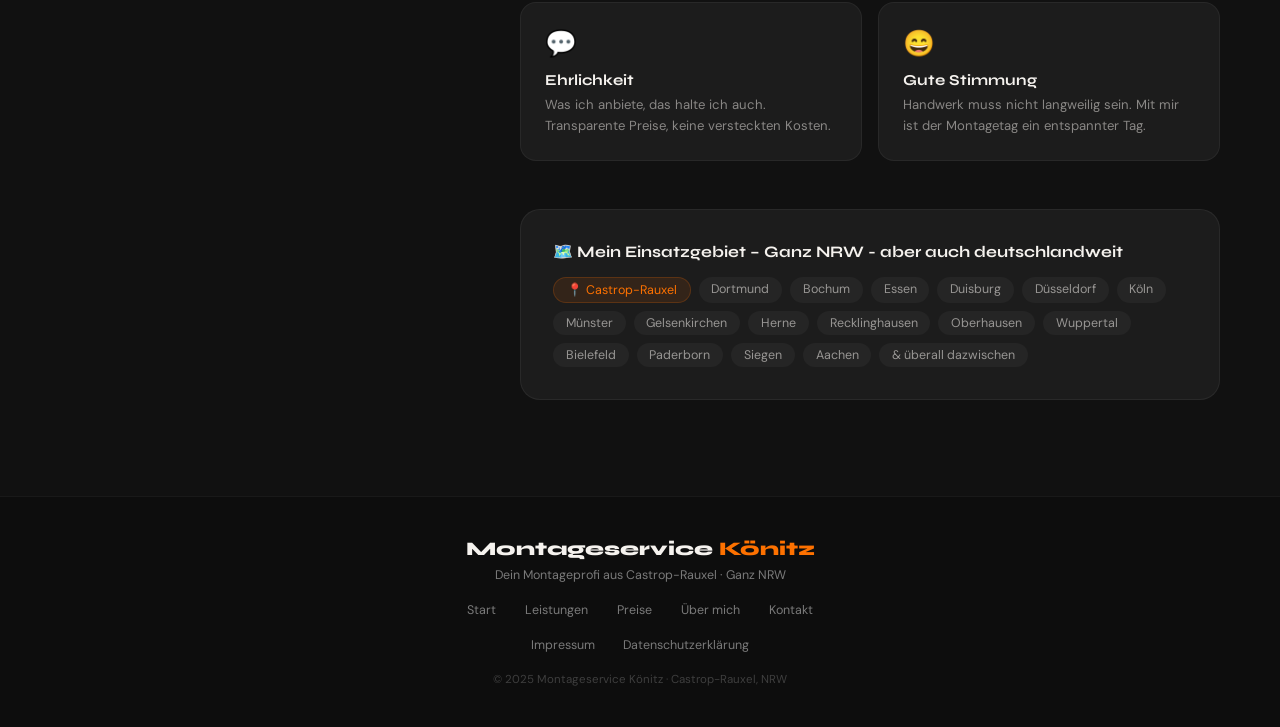
<file: ueber.html>
<!DOCTYPE html>
<html lang="de">
<head>
  <meta charset="UTF-8"/>
  <meta name="viewport" content="width=device-width,initial-scale=1.0"/>
  <title>Über mich – Thomas Könitz | Montageprofi aus Castrop-Rauxel NRW</title>
  <meta name="description" content="Thomas Könitz – Ihr Montageprofi aus Castrop-Rauxel. Erfahrener Handwerker für Möbel- und Küchenmontage in ganz NRW. Pünktlich, zuverlässig und mit Spaß dabei."/>
  <meta name="keywords" content="Thomas Könitz Montageprofi, Handwerker Castrop-Rauxel, Möbelmonteur NRW, Montageservice Könitz, Möbelaufbau NRW"/>
  <meta name="robots" content="index, follow"/>
  <meta name="author" content="Thomas Könitz"/>
  <link rel="canonical" href="https://montageservice-koenitz.de/ueber.html"/>

  <!-- Open Graph -->
  <meta property="og:type" content="profile"/>
  <meta property="og:title" content="Über mich – Thomas Könitz | Montageprofi aus Castrop-Rauxel NRW"/>
  <meta property="og:description" content="Thomas Könitz – erfahrener Montageprofi aus Castrop-Rauxel für Möbel- und Küchenmontage in ganz NRW. Pünktlich, zuverlässig, fair."/>
  <meta property="og:url" content="https://montageservice-koenitz.de/ueber.html"/>
  <meta property="og:image" content="https://montageservice-koenitz.de/fotos/Profilbild.jpg"/>
  <meta property="og:image:alt" content="Thomas Könitz – Montageprofi aus Castrop-Rauxel"/>
  <meta property="og:locale" content="de_DE"/>
  <meta property="og:site_name" content="Montageservice Könitz"/>

  <!-- Twitter Card -->
  <meta name="twitter:card" content="summary_large_image"/>
  <meta name="twitter:title" content="Über mich – Thomas Könitz | Montageprofi NRW"/>
  <meta name="twitter:description" content="Erfahrener Montageprofi aus Castrop-Rauxel für Möbel- und Küchenmontage in ganz NRW."/>
  <meta name="twitter:image" content="https://montageservice-koenitz.de/fotos/Profilbild.jpg"/>

  <link rel="stylesheet" href="style.css"/>
  <style>
    /* profile layout */
    .profile-layout {
      display: grid; grid-template-columns: 380px 1fr; gap: 5rem; align-items: start;
    }
    .profile-left { position: sticky; top: 100px; }
    .avatar-box {
      background: var(--card); border: 1px solid rgba(255,255,255,0.08);
      border-radius: 24px; aspect-ratio: 3/4; max-width: 340px;
      display: flex; align-items: center; justify-content: center;
      position: relative; overflow: hidden; margin-bottom: 1.5rem;
    }
    .avatar-box::before {
      content: ''; position: absolute; bottom: 0; left: 0; right: 0; height: 55%;
      background: linear-gradient(to top, rgba(253,113,0,0.12), transparent);
    }
    .avatar-emoji { font-size: 9rem; animation: float 3.5s ease-in-out infinite; }
    .profile-name { font-family: 'Syne', sans-serif; font-size: 1.5rem; font-weight: 800; margin-bottom: 0.2rem; }
    .profile-role { font-size: 0.85rem; color: var(--accent); font-weight: 500; margin-bottom: 1rem; }
    .profile-loc { font-size: 0.82rem; color: var(--gray); margin-bottom: 1.5rem; }
    .profile-traits { display: flex; flex-wrap: wrap; gap: 0.5rem; }
    .trait {
      background: rgba(255,255,255,0.04); border: 1px solid rgba(255,255,255,0.07);
      border-radius: 50px; padding: 0.3rem 0.9rem;
      font-size: 0.78rem; color: rgba(245,242,238,0.65);
      display: flex; align-items: center; gap: 0.4rem;
    }

    /* right content */
    .profile-right {}
    .bio-block { margin-bottom: 3rem; }
    .bio-block p { font-size: 1rem; color: rgba(245,242,238,0.65); line-height: 1.8; margin-bottom: 1rem; font-weight: 300; }
    .bio-block p strong { color: var(--white); font-weight: 600; }
    blockquote {
      border-left: 3px solid var(--accent); padding: 1rem 1.5rem;
      background: rgba(253,113,0,0.05); border-radius: 0 12px 12px 0;
      font-style: italic; color: rgba(245,242,238,0.6); font-size: 1rem;
      line-height: 1.7; margin: 2rem 0;
    }

    /* values */
    .values-grid { display: grid; grid-template-columns: 1fr 1fr; gap: 1rem; margin-bottom: 3rem; }
    .value-card {
      background: var(--card); border: 1px solid rgba(255,255,255,0.05);
      border-radius: 16px; padding: 1.5rem;
      transition: all 0.3s;
    }
    .value-card:hover { border-color: rgba(253,113,0,0.2); transform: translateY(-3px); }
    .value-icon { font-size: 1.6rem; margin-bottom: 0.7rem; display: block; }
    .value-title { font-family: 'Syne', sans-serif; font-size: 0.95rem; font-weight: 700; margin-bottom: 0.3rem; }
    .value-desc { font-size: 0.82rem; color: rgba(245,242,238,0.5); line-height: 1.6; }

    /* NRW coverage */
    .nrw-box {
      background: var(--card); border: 1px solid rgba(255,255,255,0.06);
      border-radius: 20px; padding: 2rem;
    }
    .nrw-box h3 { font-family: 'Syne', sans-serif; font-size: 1rem; font-weight: 700; margin-bottom: 1rem; }
    .nrw-cities { display: flex; flex-wrap: wrap; gap: 0.5rem; }
    .nrw-city {
      background: rgba(255,255,255,0.04); border-radius: 50px;
      padding: 0.25rem 0.8rem; font-size: 0.78rem; color: rgba(245,242,238,0.55);
    }
    .nrw-city.home { background: rgba(253,113,0,0.1); color: var(--accent); border: 1px solid rgba(253,113,0,0.2); }

    @media(max-width:900px){
      .profile-layout { grid-template-columns: 1fr; gap: 3rem; }
      .profile-left { position: static; }
      .values-grid { grid-template-columns: 1fr; }
    }
  </style>
</head>
<body>

<nav id="navbar">
  <a href="index.html" class="nav-logo">Montageservice <span>Könitz</span></a>
  <ul class="nav-links" id="navLinks">
    <li><a href="index.html">Start</a></li>
    <li><a href="leistungen.html">Leistungen</a></li>
    <li><a href="preise.html">Preise</a></li>
    <li><a href="ueber.html">Über mich</a></li>
    <li><a href="kontakt.html">Kontakt</a></li>
  </ul>
  <a href="kontakt.html" class="nav-cta">Jetzt anfragen</a>
  <div class="hamburger" onclick="toggleMenu()"><span></span><span></span><span></span></div>
</nav>

<div class="page">

  <div class="page-hero">
    <div class="page-hero-bg"></div>
    <div class="page-hero-inner">
      <span class="section-tag">Über mich</span>
      <h1>Hallo, ich bin<br>Thomas! 👋</h1>
      <p>Montageschreiner aus Castrop-Rauxel, Handwerker aus Leidenschaft.</p>
    </div>
  </div>

  <section>
    <div class="section-inner">
      <div class="profile-layout">

        <div class="profile-left reveal">
          <div class="avatar-box">
            <img src="fotos/Profilbild.jpg" alt="Thomas Könitz" style="width:100%; height:100%; object-fit:cover; border-radius:24px;"/>
          </div>
          <div class="profile-name">Thomas Könitz</div>
          <div class="profile-role">Montageprofi & Handwerker</div>
          <div class="profile-loc">📍 Castrop-Rauxel, NRW</div>
          <div class="profile-traits">
            <span class="trait">😄 Immer gut drauf</span>
            <span class="trait">🔧 Erfahrener Handwerker</span>
            <span class="trait">🚗 Mobil in NRW</span>
            <span class="trait">⏰ Pünktlich</span>
            <span class="trait">💬 Ehrliche Preise</span>
            <span class="trait">🎯 Präzise Arbeit</span>
          </div>
        </div>

        <div class="profile-right">
          <div class="bio-block reveal">
            <span class="section-tag">Meine Geschichte</span>
            <h2>Der Eine mit dem Schraubenzieher 🔩</h2>
            <p>Ich heiße <strong>Thomas</strong>, die meisten nennen mich <strong style="color:var(--accent)">Charlie</strong>. Aber das ist eine andere Geschichte. Ich bin <strong>gelernter Schreiner</strong> und als <strong>selbstständiger</strong> Montageschreiner unterwegs, um Möbel aufzubauen, Küchen zu montieren und alles an die Wand zu bringen, was an die Wand gehört.</p>
            <p>Aufgewachsen in Dresden, geprägt in Berlin und über Umwege in  <strong>Castrop-Rauxel</strong> angekommen, bin ich hier nun am Start für euch. Wenn am Ende alles steht und der Kunde strahlt, dann ist das für mich der beste Teil des Tages.</p>

            <blockquote>
              „Ich komme, ich mache, ich liefer ab – und am Ende steht alles so, wie es stehen soll. Dafür sorge ich."
              <br/><br/>— Thomas Könitz
            </blockquote>

            <p>Was mich von anderen unterscheidet? Ich nehme meinen Job ernst – aber mich selbst nicht zu ernst. <strong>Freundlichkeit, Pünktlichkeit und ehrliche Preise</strong> sind für mich keine Extras, sondern Selbstverständlichkeiten.</p>
          </div>

          <div class="reveal">
            <span class="section-tag">Meine Werte</span>
            <h2 style="margin-bottom:2rem">Was mir wichtig ist</h2>
            <div class="values-grid">
              <div class="value-card"><span class="value-icon">⏰</span><div class="value-title">Pünktlichkeit</div><p class="value-desc">Ich sage, wann ich komme – und ich komme. Deine Zeit ist genauso wertvoll wie meine.</p></div>
              <div class="value-card"><span class="value-icon">🛡️</span><div class="value-title">Sorgfalt</div><p class="value-desc">Kein Teil bleibt übrig. Ich arbeite präzise und achte auf jedes Detail, auch hinter dem Schrank.</p></div>
              <div class="value-card"><span class="value-icon">💬</span><div class="value-title">Ehrlichkeit</div><p class="value-desc">Was ich anbiete, das halte ich auch. Transparente Preise, keine versteckten Kosten.</p></div>
              <div class="value-card"><span class="value-icon">😄</span><div class="value-title">Gute Stimmung</div><p class="value-desc">Handwerk muss nicht langweilig sein. Mit mir ist der Montagetag ein entspannter Tag.</p></div>
            </div>
          </div>

          <div class="nrw-box reveal">
            <h3>🗺️ Mein Einsatzgebiet – Ganz NRW - aber auch deutschlandweit</h3>
            <div class="nrw-cities">
              <span class="nrw-city home">📍 Castrop-Rauxel</span>
              <span class="nrw-city">Dortmund</span>
              <span class="nrw-city">Bochum</span>
              <span class="nrw-city">Essen</span>
              <span class="nrw-city">Duisburg</span>
              <span class="nrw-city">Düsseldorf</span>
              <span class="nrw-city">Köln</span>
              <span class="nrw-city">Münster</span>
              <span class="nrw-city">Gelsenkirchen</span>
              <span class="nrw-city">Herne</span>
              <span class="nrw-city">Recklinghausen</span>
              <span class="nrw-city">Oberhausen</span>
              <span class="nrw-city">Wuppertal</span>
              <span class="nrw-city">Bielefeld</span>
              <span class="nrw-city">Paderborn</span>
              <span class="nrw-city">Siegen</span>
              <span class="nrw-city">Aachen</span>
              <span class="nrw-city">& überall dazwischen</span>
            </div>
          </div>

        </div>
      </div>
    </div>
  </section>

</div>

<footer>
  <div class="footer-inner">
    <div class="footer-logo">Montageservice <span>Könitz</span></div>
    <div class="footer-sub">Dein Montageprofi aus Castrop-Rauxel · Ganz NRW</div>
    <div class="footer-links">
      <a href="index.html">Start</a><a href="leistungen.html">Leistungen</a>
      <a href="preise.html">Preise</a><a href="ueber.html">Über mich</a><a href="kontakt.html">Kontakt</a>
    </div>
    <div class="footer-links" style="margin-top: 0.5rem;">
      <a href="impressum.html">Impressum</a>
      <a href="datenschutz.html">Datenschutzerklärung</a>
    </div>
    <div class="footer-copy">© 2025 Montageservice Könitz · Castrop-Rauxel, NRW</div>
  </div>
</footer>

<a href="kontakt.html" class="fab">📋</a>
<script src="main.js"></script>
</body>
</html>
</file>
<file: style.css>
@import url('https://fonts.googleapis.com/css2?family=Syne:wght@400;600;700;800&family=DM+Sans:wght@300;400;500&display=swap');

:root {
  --black: #111111;
  --white: #f5f2ee;
  --accent: #fd7100;
  --accent2: #ca5a00;
  --mid: #2a2a2a;
  --gray: #7a7a7a;
  --card: #1c1c1c;
  --card2: #141414;
}

*, *::before, *::after { box-sizing: border-box; margin: 0; padding: 0; }
html { scroll-behavior: smooth; }
body {
  background: var(--black);
  color: var(--white);
  font-family: 'DM Sans', sans-serif;
  overflow-x: hidden;
}

/* ─── NAV ─── */
nav {
  position: fixed; top: 0; left: 0; right: 0; z-index: 100;
  display: flex; align-items: center; justify-content: space-between;
  padding: 1.2rem 2.5rem;
  background: rgba(17,17,17,0.88);
  backdrop-filter: blur(14px);
  border-bottom: 1px solid rgba(253,113,0,0.1);
  transition: padding 0.3s;
}
.nav-logo {
  font-family: 'Syne', sans-serif;
  font-weight: 800;
  font-size: 1.1rem;
  letter-spacing: -0.02em;
  color: var(--white);
  text-decoration: none;
}
.nav-logo span { color: var(--accent); }
.nav-links { display: flex; gap: 2rem; list-style: none; }
.nav-links a {
  font-size: 0.82rem;
  font-weight: 500;
  color: rgba(245,242,238,0.55);
  text-decoration: none;
  letter-spacing: 0.05em;
  text-transform: uppercase;
  transition: color 0.2s;
  padding-bottom: 3px;
  border-bottom: 2px solid transparent;
}
.nav-links a:hover,
.nav-links a.active { color: var(--accent); border-bottom-color: var(--accent); }
.nav-cta {
  background: var(--accent);
  color: var(--black);
  border: none;
  padding: 0.55rem 1.3rem;
  border-radius: 50px;
  font-family: 'Syne', sans-serif;
  font-weight: 700;
  font-size: 0.8rem;
  cursor: pointer;
  text-decoration: none;
  transition: background 0.2s, transform 0.15s;
}
.nav-cta:hover { background: var(--accent2); transform: scale(1.04); }
.hamburger { display: none; flex-direction: column; gap: 5px; cursor: pointer; }
.hamburger span { width: 24px; height: 2px; background: var(--white); border-radius: 2px; transition: 0.3s; }

/* ─── PAGE WRAPPER ─── */
.page { padding-top: 80px; min-height: 100vh; }

/* ─── SECTIONS ─── */
section { padding: 6rem 2.5rem; }
.section-inner { max-width: 1160px; margin: 0 auto; }
.section-tag {
  display: inline-block;
  font-size: 0.72rem;
  font-weight: 600;
  letter-spacing: 0.14em;
  text-transform: uppercase;
  color: var(--accent);
  margin-bottom: 0.7rem;
}
h2 {
  font-family: 'Syne', sans-serif;
  font-size: clamp(2rem, 4vw, 3rem);
  font-weight: 800;
  letter-spacing: -0.025em;
  line-height: 1.05;
  margin-bottom: 1rem;
}
.section-sub {
  font-size: 1rem;
  color: rgba(245,242,238,0.5);
  max-width: 500px;
  line-height: 1.7;
  margin-bottom: 3.5rem;
  font-weight: 300;
}

/* ─── BUTTONS ─── */
.btn-primary {
  background: var(--accent);
  color: var(--black);
  border: none;
  padding: 0.9rem 2rem;
  border-radius: 50px;
  font-family: 'Syne', sans-serif;
  font-weight: 700;
  font-size: 0.95rem;
  cursor: pointer;
  text-decoration: none;
  display: inline-flex; align-items: center; gap: 0.5rem;
  transition: all 0.2s;
}
.btn-primary:hover { background: var(--accent2); transform: translateY(-2px); box-shadow: 0 8px 28px rgba(253,113,0,0.35); }
.btn-secondary {
  background: transparent;
  color: var(--white);
  border: 1px solid rgba(245,242,238,0.18);
  padding: 0.9rem 2rem;
  border-radius: 50px;
  font-family: 'Syne', sans-serif;
  font-weight: 600;
  font-size: 0.95rem;
  cursor: pointer;
  text-decoration: none;
  display: inline-flex; align-items: center; gap: 0.5rem;
  transition: all 0.2s;
}
.btn-secondary:hover { border-color: var(--accent); color: var(--accent); transform: translateY(-2px); }

/* ─── FOOTER ─── */
footer {
  background: #0d0d0d;
  border-top: 1px solid rgba(255,255,255,0.05);
  padding: 2.5rem;
  text-align: center;
}
.footer-inner { max-width: 1160px; margin: 0 auto; }
.footer-logo { font-family: 'Syne', sans-serif; font-size: 1.2rem; font-weight: 800; margin-bottom: 0.4rem; }
.footer-logo span { color: var(--accent); }
.footer-sub { font-size: 0.78rem; color: var(--gray); margin-bottom: 1.2rem; }
.footer-links { display: flex; gap: 1.8rem; justify-content: center; flex-wrap: wrap; margin-bottom: 1.2rem; }
.footer-links a { font-size: 0.78rem; color: var(--gray); text-decoration: none; transition: color 0.2s; }
.footer-links a:hover { color: var(--accent); }
.footer-copy { font-size: 0.72rem; color: rgba(122,122,122,0.45); }

/* ─── REVEAL ANIMATION ─── */
.reveal { opacity: 0; transform: translateY(24px); transition: opacity 0.55s ease, transform 0.55s ease; }
.reveal.visible { opacity: 1; transform: none; }

/* ─── FAB ─── */
.fab {
  position: fixed; bottom: 2rem; right: 2rem; z-index: 99;
  background: var(--accent);
  color: var(--black);
  width: 54px; height: 54px;
  border-radius: 50%;
  font-size: 1.3rem;
  display: flex; align-items: center; justify-content: center;
  text-decoration: none;
  box-shadow: 0 8px 28px rgba(253,113,0,0.4);
  transition: all 0.2s;
}
.fab:hover { background: var(--accent2); transform: scale(1.1); }

/* ─── ANIMATIONS ─── */
@keyframes fadeUp { from { opacity: 0; transform: translateY(20px); } to { opacity: 1; transform: none; } }
@keyframes fadeLeft { from { opacity: 0; transform: translateX(30px); } to { opacity: 1; transform: none; } }
@keyframes float { 0%,100%{transform:translateY(0)} 50%{transform:translateY(-10px)} }

/* ─── PAGE HERO (inner pages) ─── */
.page-hero {
  padding: 5rem 2.5rem 4rem;
  position: relative;
  overflow: hidden;
  border-bottom: 1px solid rgba(255,255,255,0.05);
  background: var(--card2);
}
.page-hero-bg {
  position: absolute; inset: 0;
  background: radial-gradient(ellipse 60% 80% at 90% 50%, rgba(253,113,0,0.07) 0%, transparent 70%);
}
.page-hero-inner { max-width: 1160px; margin: 0 auto; position: relative; }
.page-hero h1 {
  font-family: 'Syne', sans-serif;
  font-size: clamp(2.5rem, 6vw, 4.5rem);
  font-weight: 800;
  letter-spacing: -0.03em;
  line-height: 0.98;
  margin-bottom: 1rem;
  animation: fadeUp 0.5s ease both;
}
.page-hero p {
  font-size: 1.05rem;
  color: rgba(245,242,238,0.55);
  max-width: 480px;
  line-height: 1.7;
  font-weight: 300;
  animation: fadeUp 0.5s 0.1s ease both;
}

/* ─── RESPONSIVE ─── */
@media (max-width: 860px) {
  nav { padding: 1rem 1.5rem; }
  .nav-links { display: none; flex-direction: column; position: absolute; top: 100%; left: 0; right: 0; background: rgba(17,17,17,0.97); padding: 1.5rem 2rem; gap: 1.2rem; border-bottom: 1px solid rgba(255,255,255,0.06); }
  .nav-links.open { display: flex; }
  .nav-links a { font-size: 1rem; }
  .hamburger { display: flex; }
  .nav-cta { display: none; }
  section { padding: 4rem 1.5rem; }
  .page-hero { padding: 4rem 1.5rem 3rem; }
}
</file>
